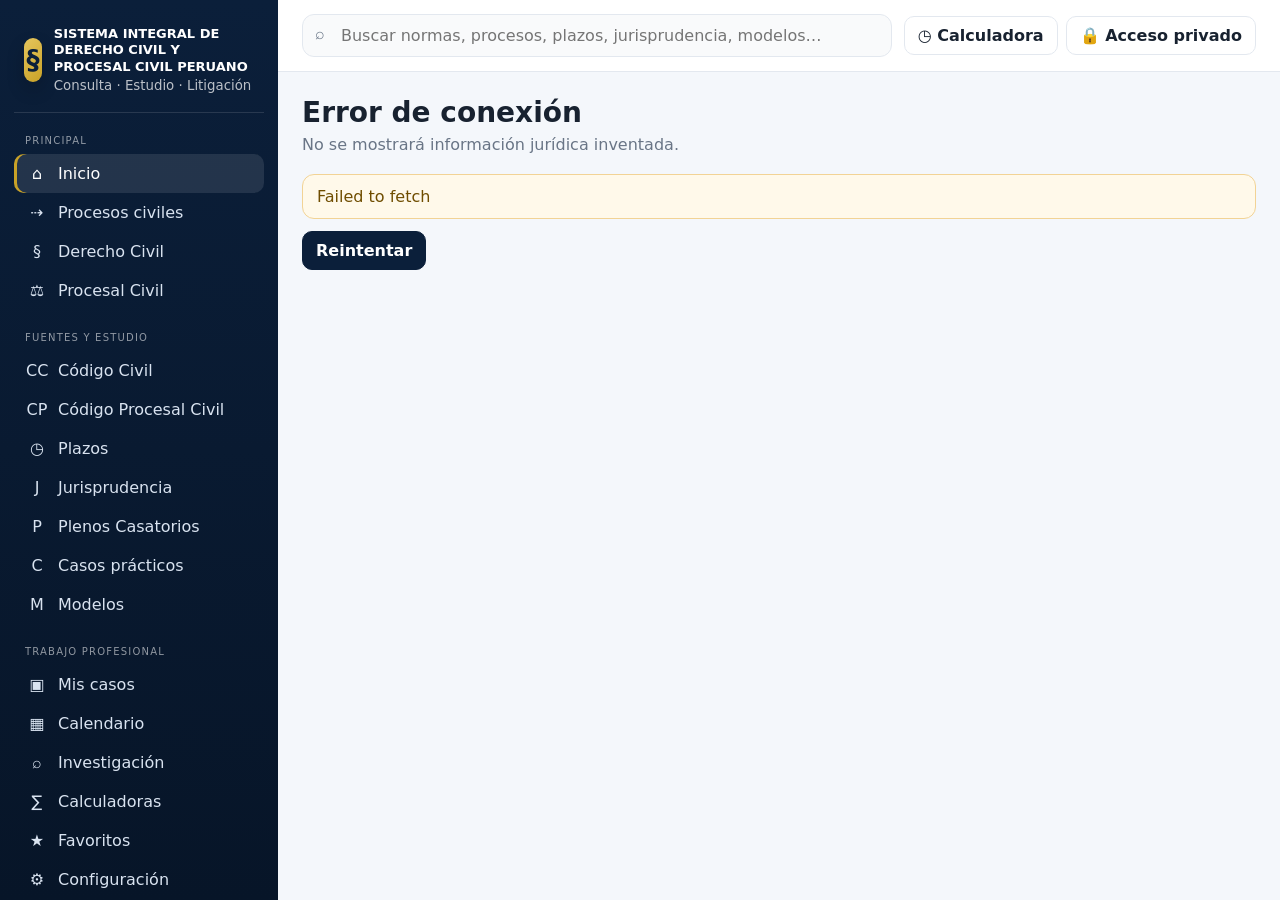
<file: civil-peru/index.html>
<!doctype html>
<html lang="es">
<head>
  <meta charset="utf-8">
  <meta name="viewport" content="width=device-width,initial-scale=1">
  <meta name="theme-color" content="#0b1f3a">
  <title>Sistema Integral de Derecho Civil y Procesal Civil Peruano</title>
  <style>
    html,body{height:100%;margin:0;font-family:Inter,system-ui,-apple-system,Segoe UI,sans-serif;background:#f5f7fb;color:#132238}
    .boot{height:100%;display:grid;place-items:center;padding:24px}.box{width:min(560px,100%);background:#fff;border:1px solid #dce4ef;border-radius:18px;padding:28px;box-shadow:0 18px 50px rgba(11,31,58,.08)}
    .bar{height:7px;background:#e8edf5;border-radius:999px;overflow:hidden}.bar:after{content:"";display:block;width:40%;height:100%;background:#0b1f3a;border-radius:inherit;animation:load 1.1s ease-in-out infinite alternate}.muted{color:#66758b}.error{color:#9b2c2c}
    @keyframes load{to{transform:translateX(150%)}}
  </style>
</head>
<body>
  <div class="boot"><div class="box"><h1>Sistema Integral de Derecho Civil y Procesal Civil Peruano</h1><p id="status" class="muted">Cargando plataforma jurídica verificada…</p><div class="bar"></div></div></div>
  <script>
  (async()=>{
    const status=document.getElementById('status');
    try{
      if(!('DecompressionStream' in window)) throw new Error('Este navegador no admite la descompresión requerida. Utiliza una versión moderna de Chrome, Edge, Firefox o Safari.');
      const files=['p00.txt','p01.txt','p02.txt','p03.txt','p04.txt','p05.txt'];
      const parts=await Promise.all(files.map(async f=>{const r=await fetch(f,{cache:'no-store'});if(!r.ok)throw new Error('No se pudo cargar '+f);return (await r.text()).trim()}));
      const b64=parts.join('');
      const bin=atob(b64); const bytes=new Uint8Array(bin.length); for(let i=0;i<bin.length;i++)bytes[i]=bin.charCodeAt(i);
      const stream=new Blob([bytes]).stream().pipeThrough(new DecompressionStream('gzip'));
      const html=await new Response(stream).text();
      if(!html.includes('SISTEMA INTEGRAL')&&!html.includes('Sistema Integral')) throw new Error('La integridad del paquete no pudo comprobarse.');
      document.open(); document.write(html); document.close();
    }catch(e){status.className='error';status.textContent='No se pudo iniciar la plataforma: '+e.message;document.querySelector('.bar').style.display='none';console.error(e)}
  })();
  </script>
</body>
</html>
</file>
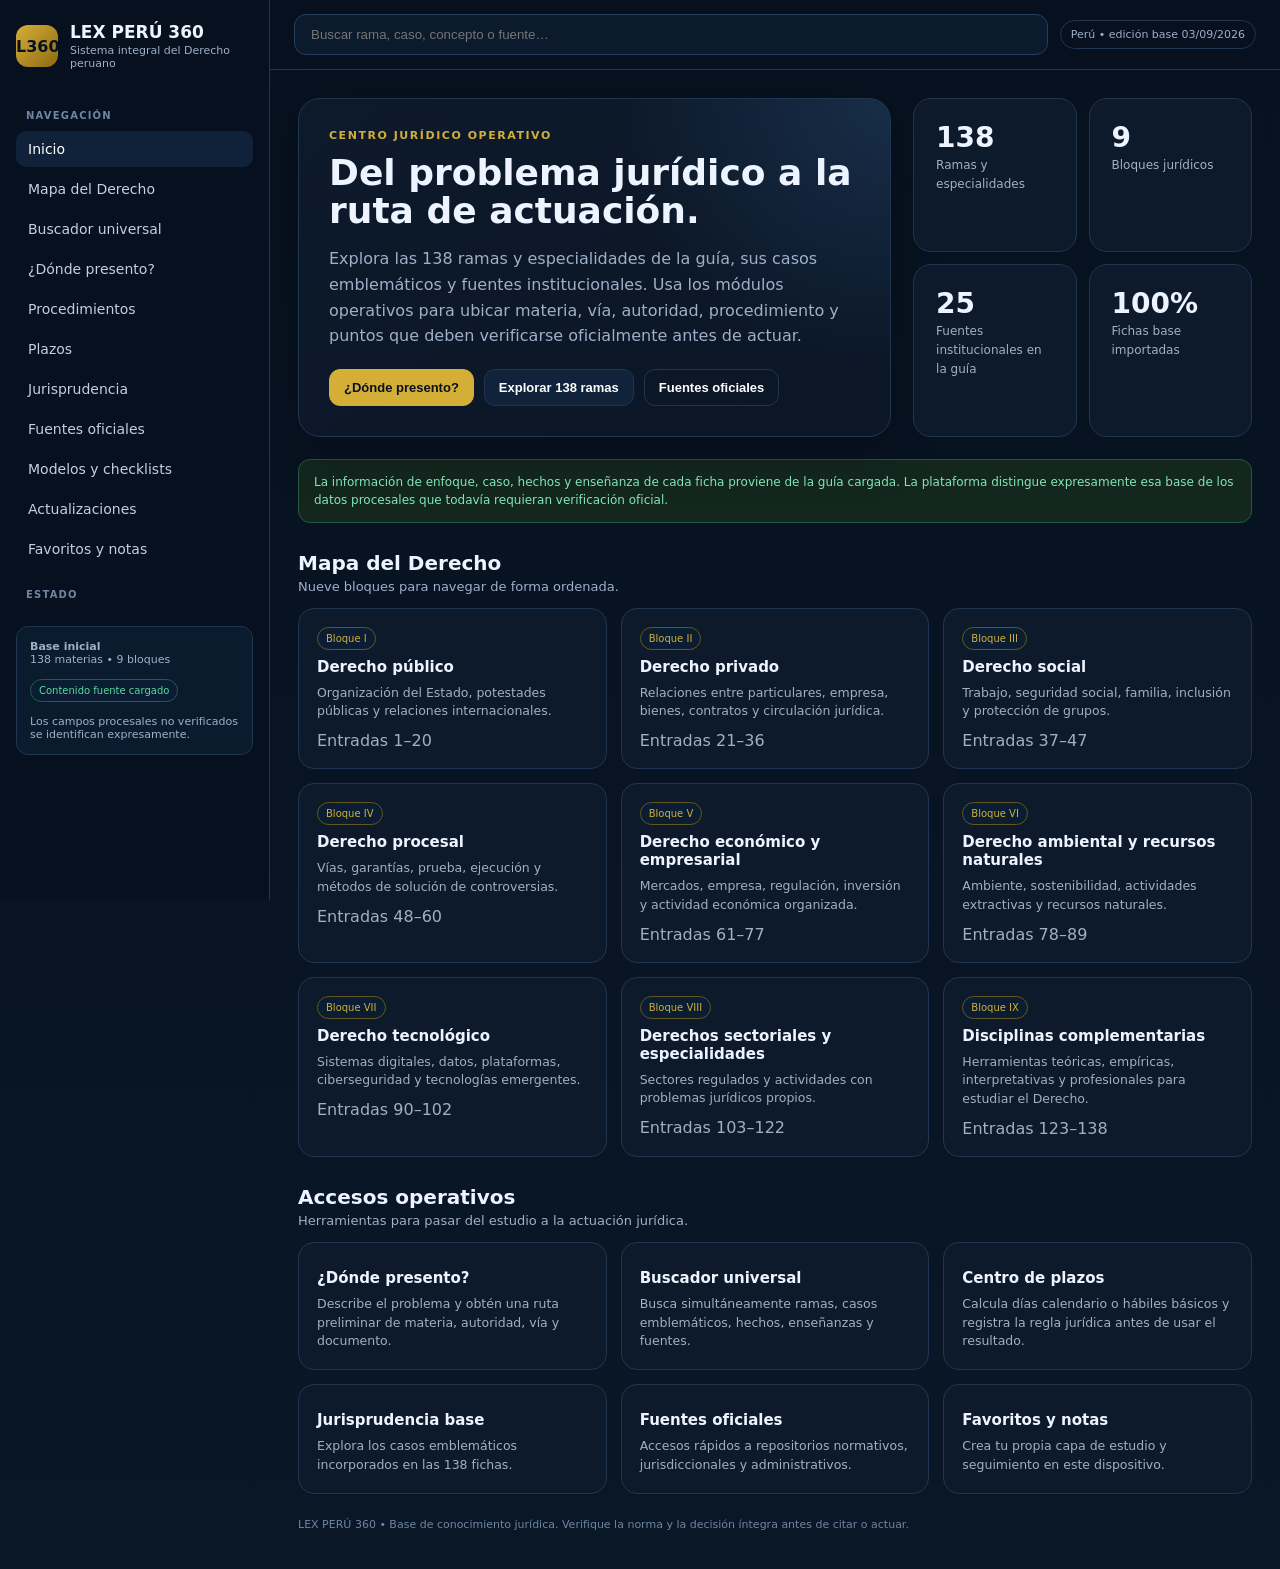
<file: lex-peru-360/index.html>
<!doctype html><html lang="es"><head><meta charset="UTF-8"><meta name="viewport" content="width=device-width,initial-scale=1"><meta name="theme-color" content="#07111f"><meta name="description" content="LEX PERÚ 360 — Sistema Integral del Derecho Peruano"><title>LEX PERÚ 360 | Sistema Integral del Derecho Peruano</title><link rel="stylesheet" href="styles.css?v=20260904-3"></head><body><div id="app"><div style="padding:40px;color:#edf4ff;font-family:system-ui">Cargando LEX PERÚ 360…</div></div><script>window.__LEX_BOOT_OK=false;window.addEventListener('error',function(e){console.error('LEX startup error',e.error||e.message)});window.addEventListener('unhandledrejection',function(e){console.error('LEX promise rejection',e.reason)});setTimeout(function(){var el=document.getElementById('app');if(!window.__LEX_BOOT_OK&&el&&el.innerText.indexOf('Cargando LEX PERÚ 360')>=0){el.innerHTML='<div style="padding:40px;color:#fff;font-family:system-ui"><h2>LEX PERÚ 360 no pudo iniciar</h2><p>La aplicación no terminó de cargar correctamente.</p><button onclick="location.reload()" style="padding:10px 14px;border-radius:8px;border:0;cursor:pointer">Reintentar</button></div>'}},8000);</script><script src="data.js?v=20260904-3"></script><script>if(!window.LEX_DATA||!Array.isArray(window.LEX_DATA.branches)||window.LEX_DATA.branches.length!==138){document.getElementById('app').innerHTML='<div style="padding:40px;color:#fff;font-family:system-ui"><h2>No se pudo cargar la base jurídica</h2><p>Se esperaban 138 fichas jurídicas.</p></div>';throw new Error('LEX_DATA inválido')}</script><script src="app.js?v=20260904-3"></script><script>if(document.querySelector('.app')){window.__LEX_BOOT_OK=true;console.info('LEX PERÚ 360 iniciado correctamente. Fichas:',window.LEX_DATA.branches.length)}</script></body></html>
</file>
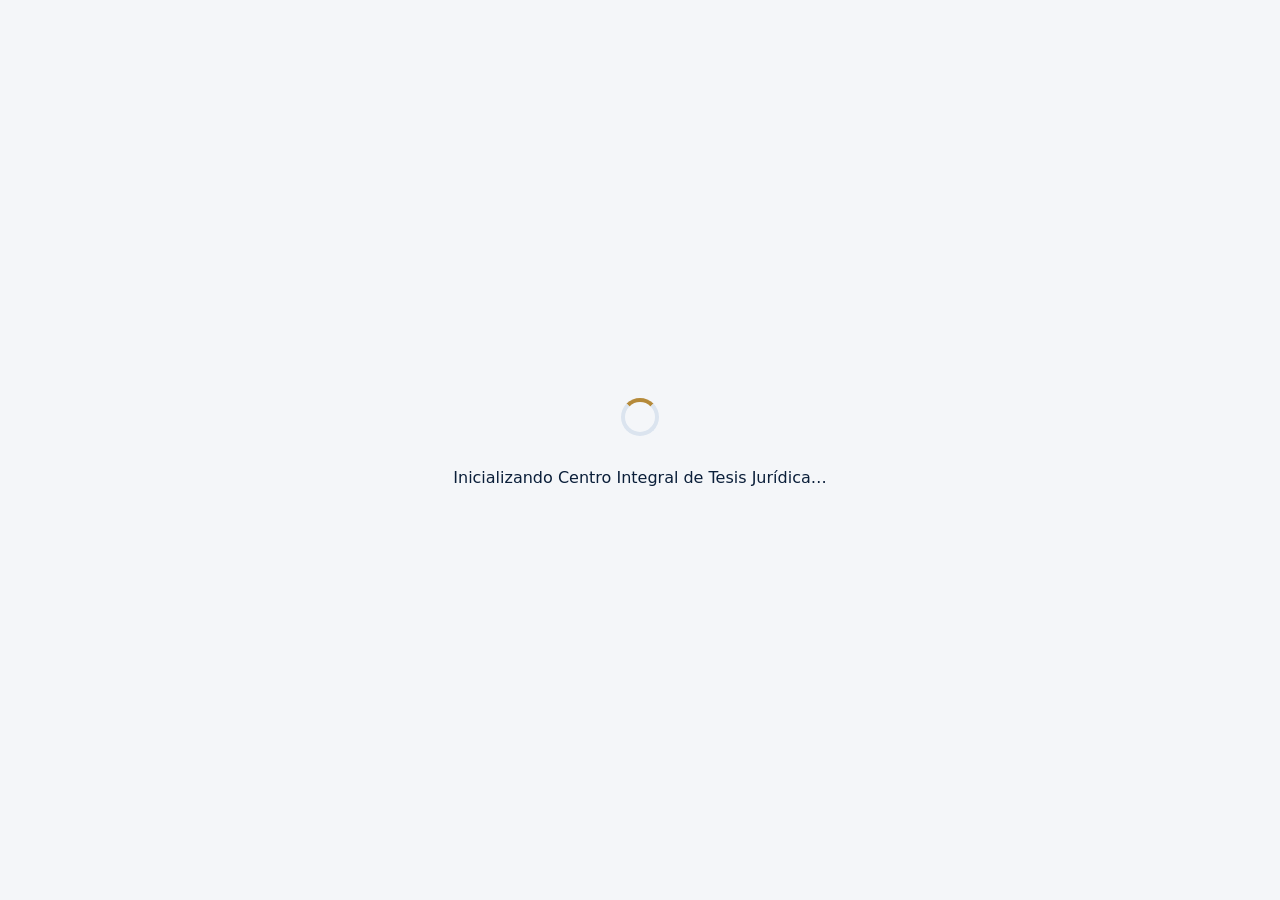
<file: tesis-juridica-untrm/index.html>
<!doctype html>
<html lang="es">
<head>
  <meta charset="utf-8" />
  <meta name="viewport" content="width=device-width, initial-scale=1, viewport-fit=cover" />
  <meta name="theme-color" content="#0b1f3a" />
  <meta name="description" content="Centro Integral de Tesis Jurídica – UNTRM" />
  <title>Tesis Jurídica UNTRM</title>
  <link rel="stylesheet" href="./styles.css" />
  <link rel="manifest" href="./manifest.webmanifest" />
</head>
<body>
  <div id="app"><div class="boot"><div class="spinner"></div><p>Inicializando Centro Integral de Tesis Jurídica…</p></div></div>
  <script type="module" src="./app.js"></script>
  <script>
    if ('serviceWorker' in navigator) {
      window.addEventListener('load', () => {
        navigator.serviceWorker.register('./sw.js').catch(err => console.warn('Service Worker no registrado:', err));
      });
    }
  </script>
</body>
</html>
</file>
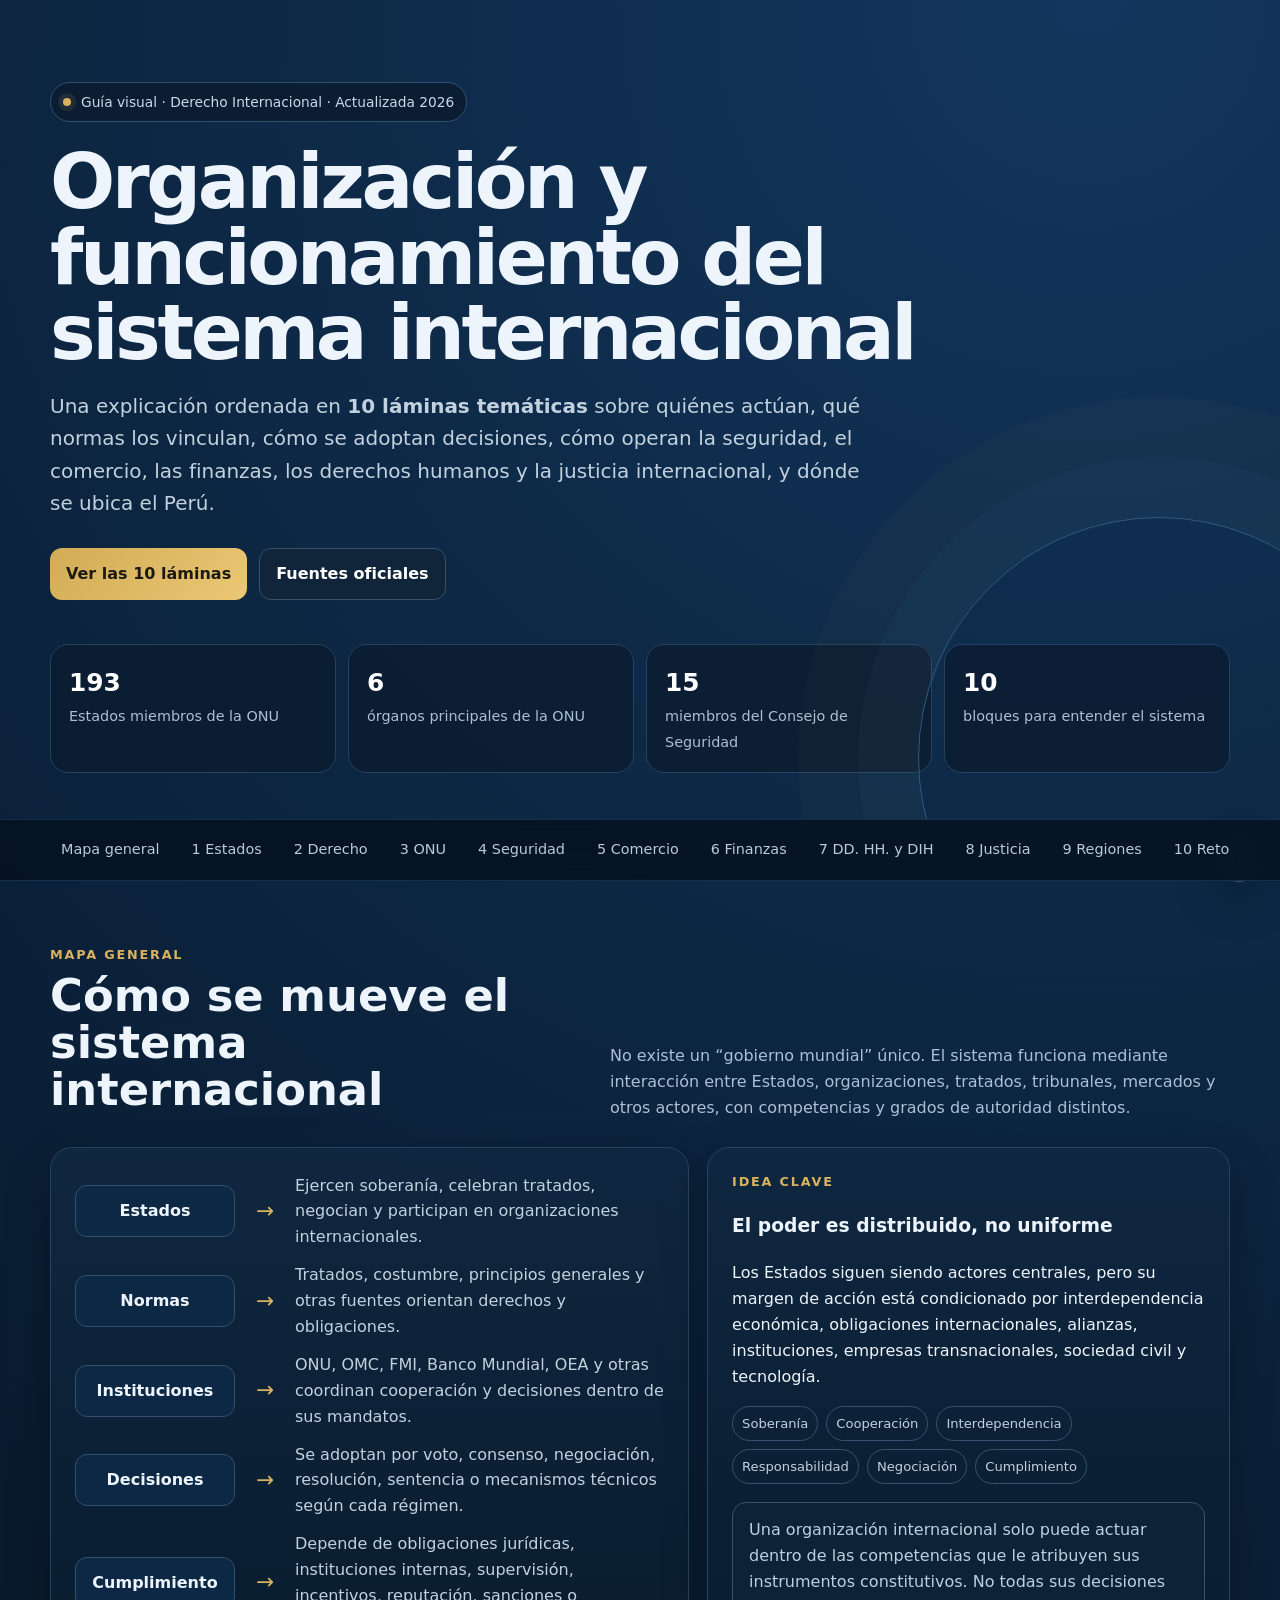
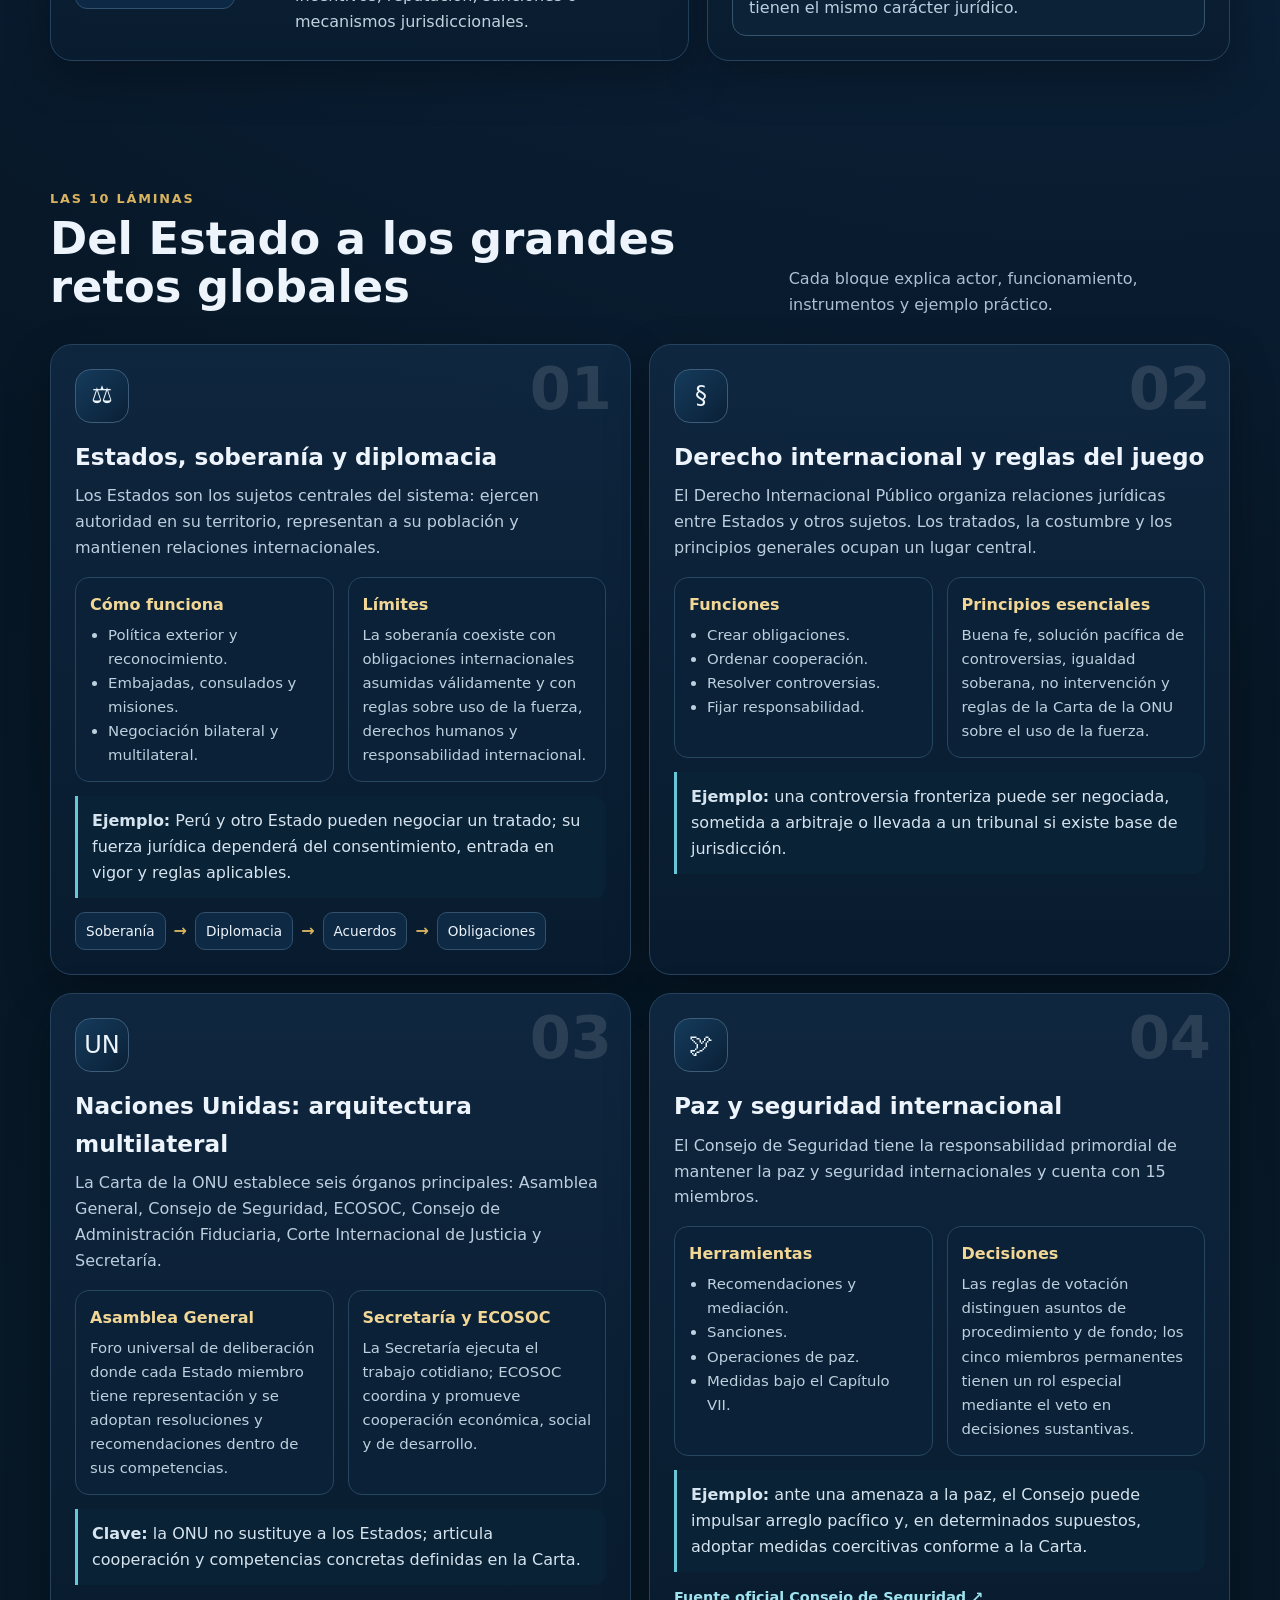
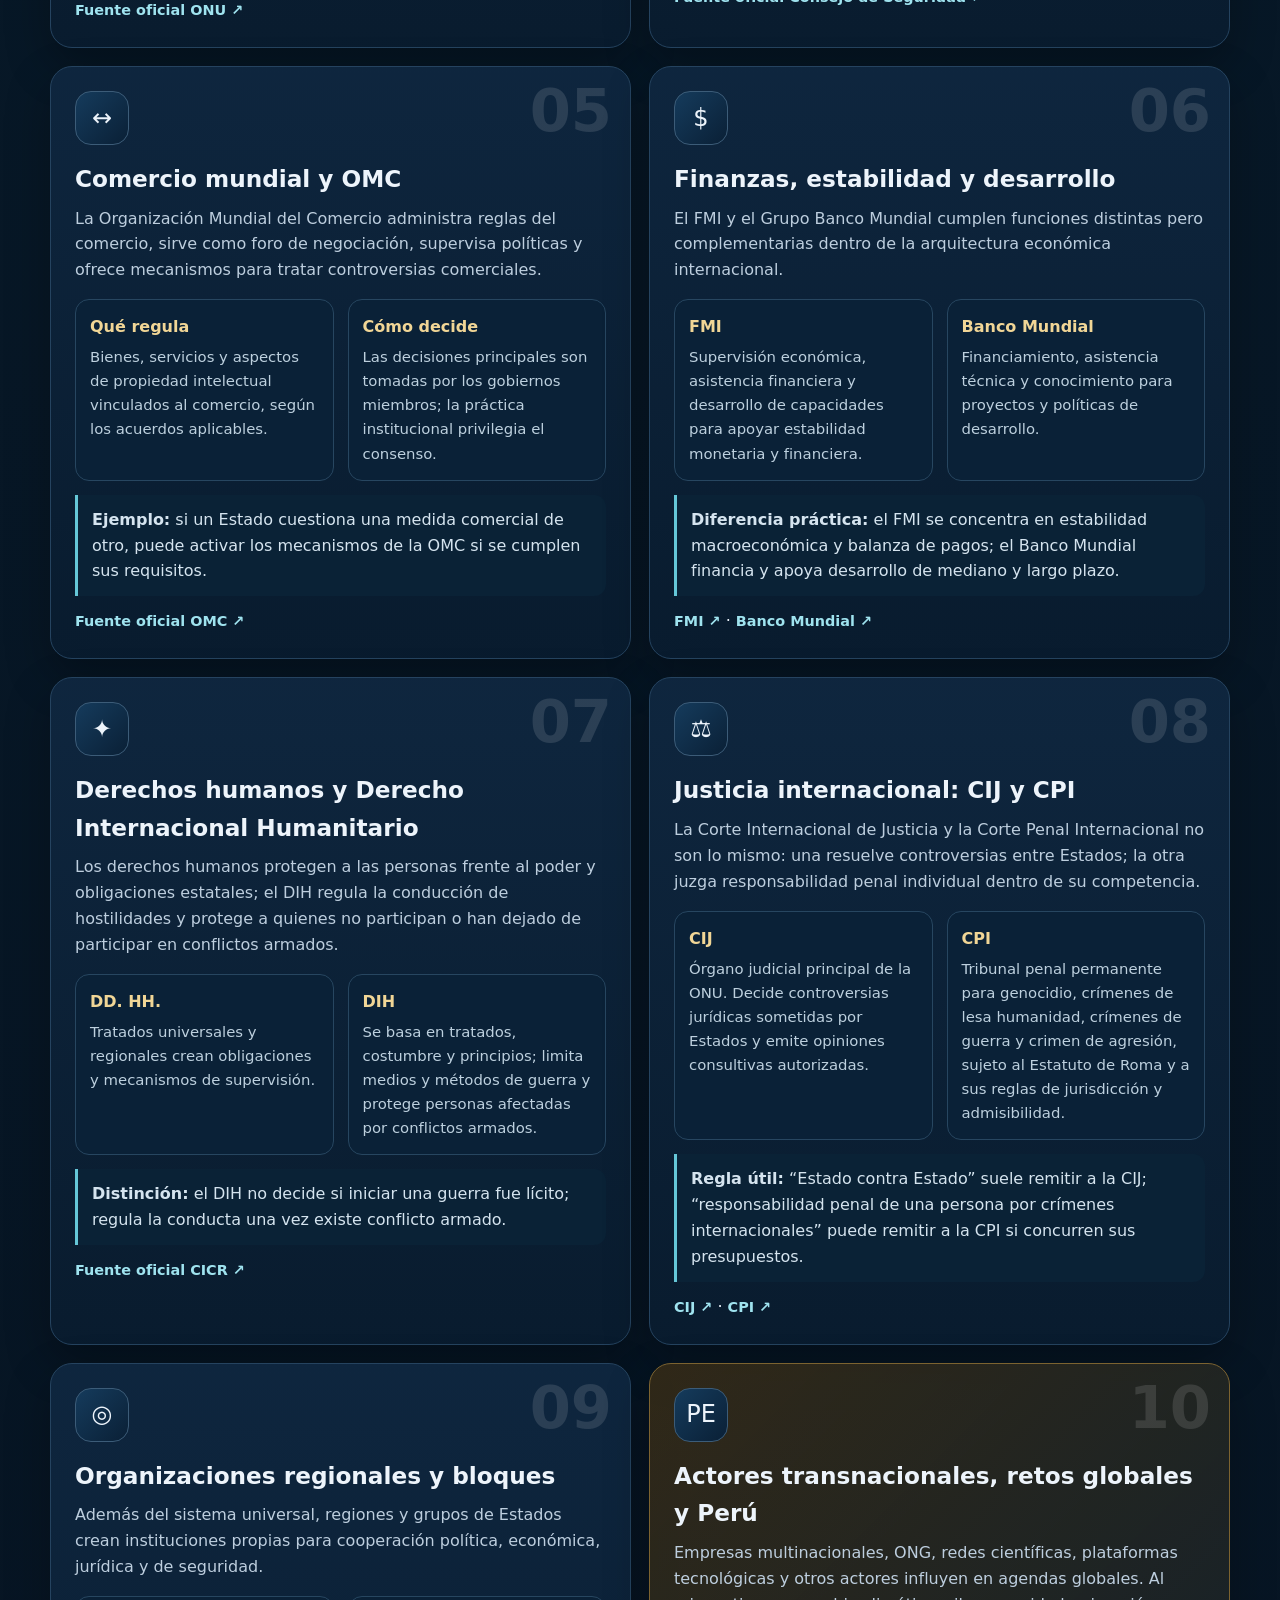
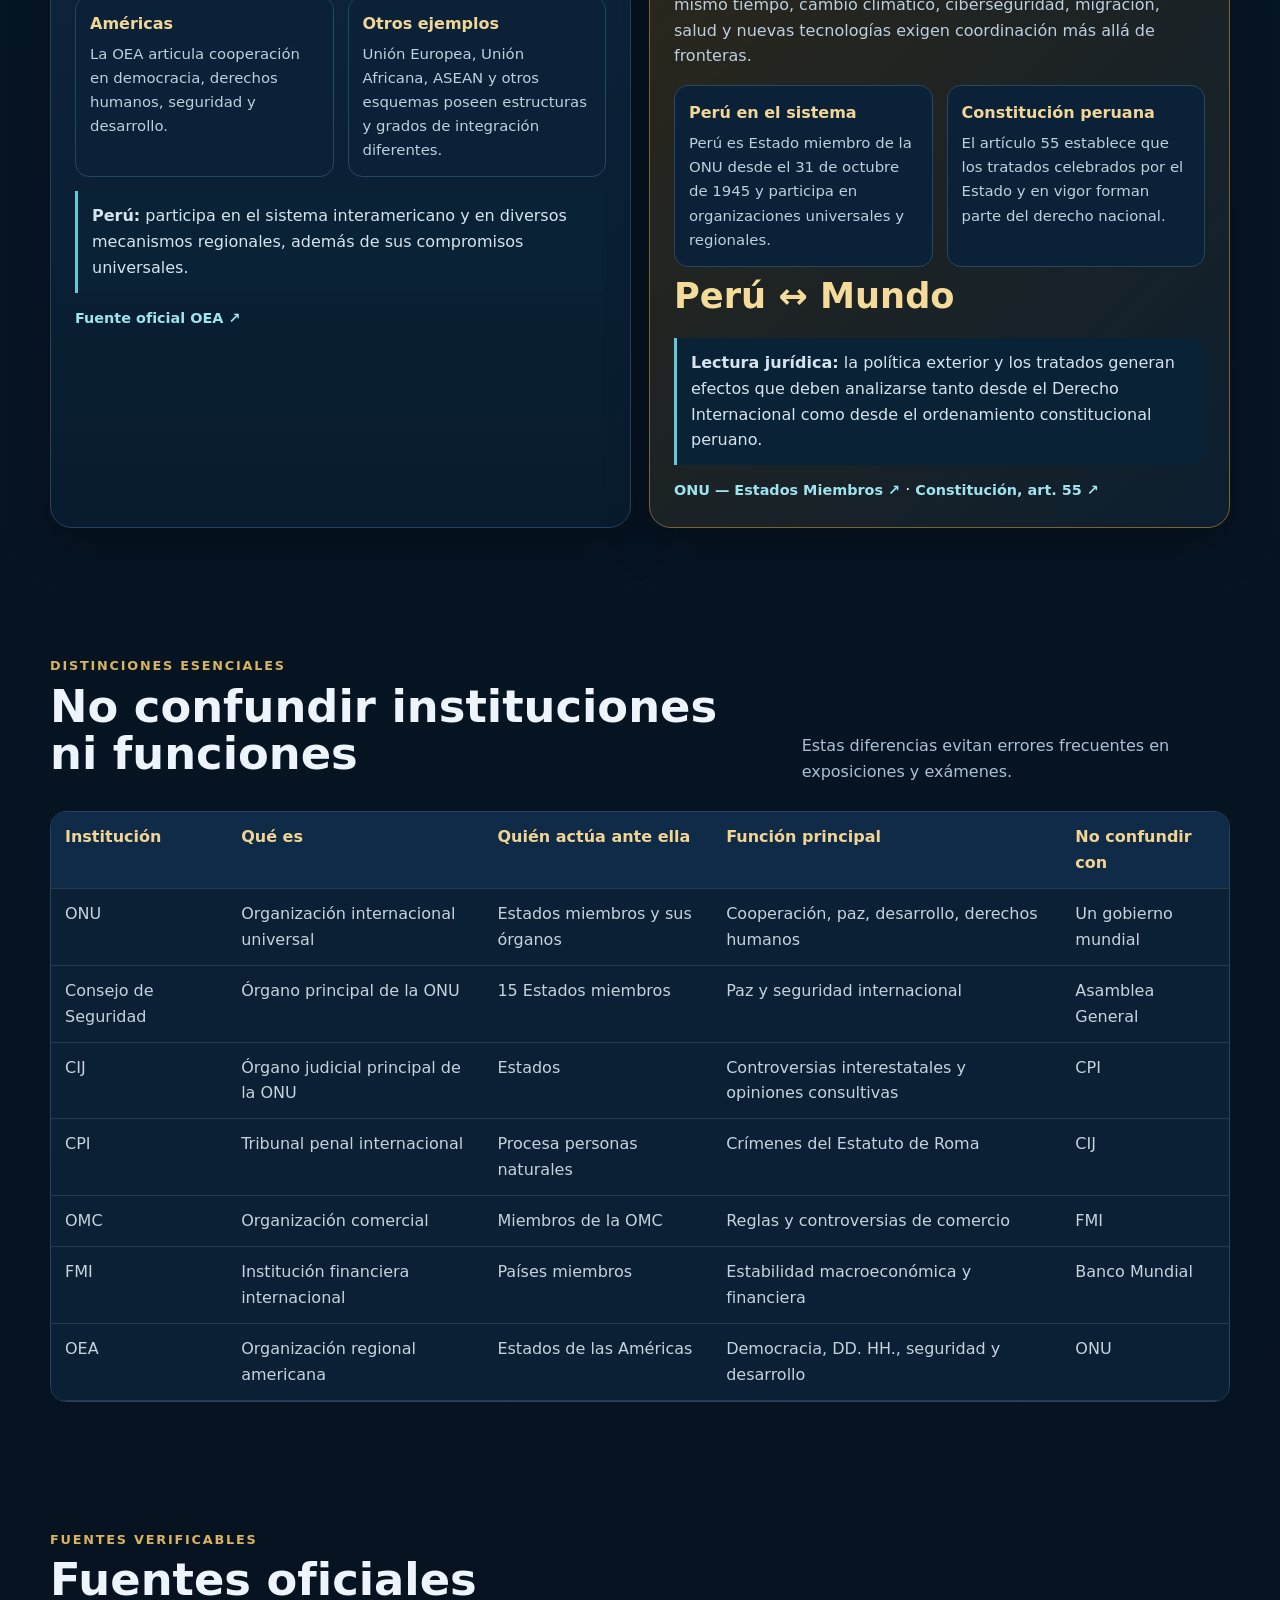
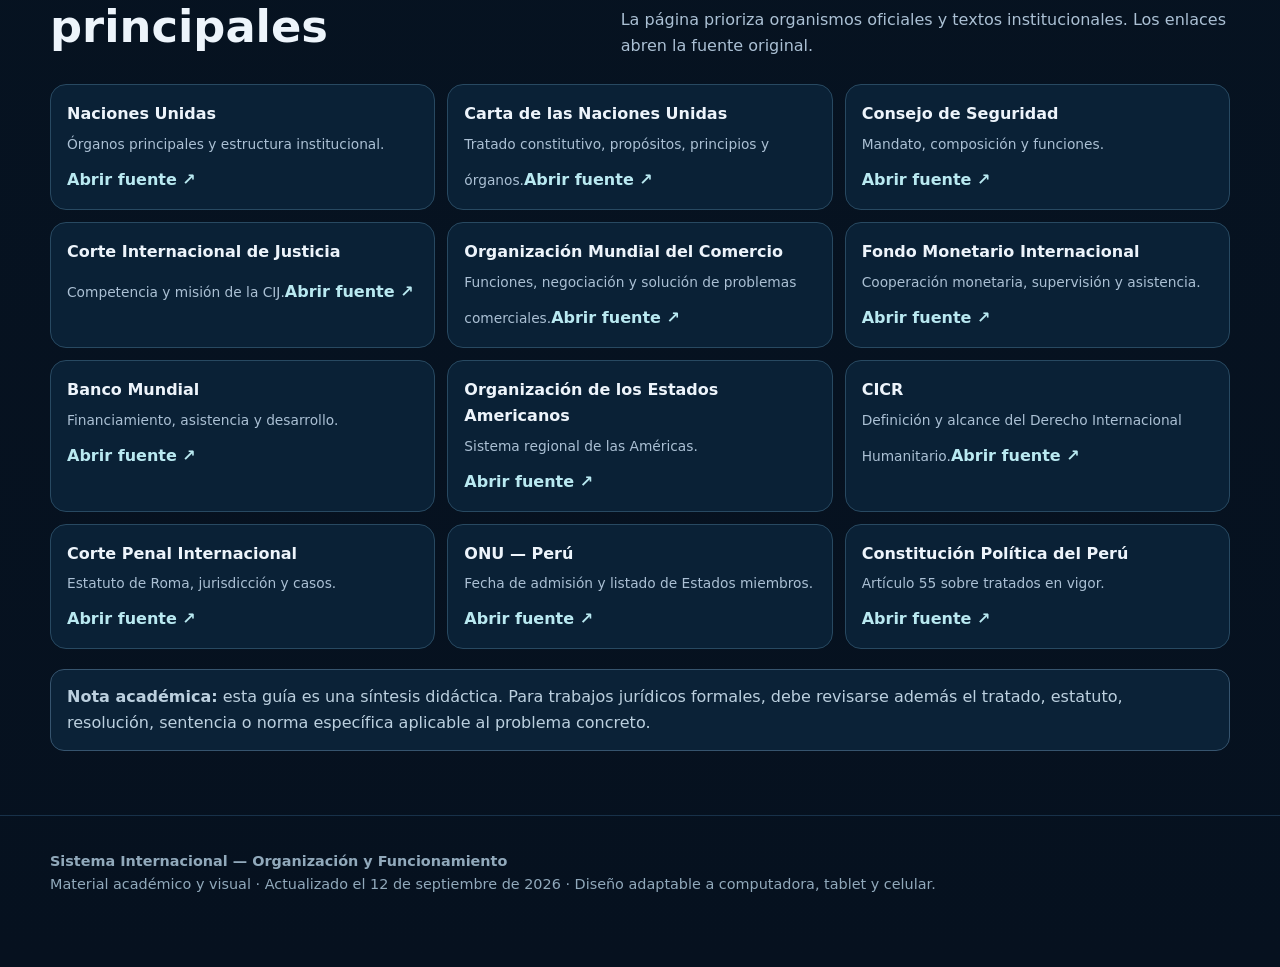
<file: sistema-internacional.html>
<!doctype html>
<html lang="es">
<head>
<meta charset="utf-8" />
<meta name="viewport" content="width=device-width,initial-scale=1" />
<meta name="description" content="Guía visual y académica sobre la organización y funcionamiento del sistema internacional: Estados, ONU, seguridad, comercio, finanzas, derechos humanos, justicia internacional, organizaciones regionales y participación del Perú." />
<meta name="robots" content="index,follow" />
<meta name="theme-color" content="#071426" />
<title>Sistema Internacional — Organización y Funcionamiento</title>
<style>
:root{--bg:#06111f;--panel:#0b1d32;--panel2:#102945;--line:#264767;--text:#edf4fb;--muted:#abc0d4;--gold:#d9b35f;--cyan:#65c7d8;--green:#69c58f;--danger:#e48c87;--max:1180px;--r:22px;--shadow:0 18px 45px rgba(0,0,0,.28)}
*{box-sizing:border-box}html{scroll-behavior:smooth}body{margin:0;font-family:Inter,ui-sans-serif,system-ui,-apple-system,Segoe UI,Roboto,Arial,sans-serif;background:radial-gradient(circle at 85% 0%,#12365d 0,transparent 31%),linear-gradient(180deg,#06111f,#071827 40%,#06111f);color:var(--text);line-height:1.62}a{color:#b9e9f1;text-decoration:none}a:hover{text-decoration:underline}button{font:inherit}.wrap{width:min(var(--max),calc(100% - 32px));margin:auto}.hero{padding:82px 0 46px;position:relative;overflow:hidden}.hero:before{content:"";position:absolute;inset:auto -120px -180px auto;width:480px;height:480px;border:1px solid #315b83;border-radius:50%;box-shadow:0 0 0 60px rgba(101,199,216,.03),0 0 0 120px rgba(217,179,95,.025)}.eyebrow{display:inline-flex;gap:10px;align-items:center;padding:8px 12px;border:1px solid #31516d;border-radius:999px;background:#0b1d32;color:#c8d9e7;font-size:.86rem}.dot{width:8px;height:8px;border-radius:50%;background:var(--gold);box-shadow:0 0 0 5px rgba(217,179,95,.1)}h1{font-size:clamp(2.25rem,6vw,5.3rem);line-height:.98;letter-spacing:-.045em;margin:22px 0 20px;max-width:930px}.lead{font-size:clamp(1rem,2vw,1.25rem);max-width:820px;color:#c2d1de}.hero-actions{display:flex;flex-wrap:wrap;gap:12px;margin-top:28px}.btn{display:inline-flex;align-items:center;gap:9px;padding:12px 16px;border-radius:12px;border:1px solid #35516b;background:#10243a;color:#fff;font-weight:700}.btn.primary{background:linear-gradient(135deg,#d2ab55,#ebc875);color:#1c1a13;border:0}.stats{display:grid;grid-template-columns:repeat(4,1fr);gap:12px;margin-top:44px}.stat{background:rgba(11,29,50,.86);border:1px solid #25425e;border-radius:18px;padding:18px}.stat strong{display:block;font-size:1.55rem;color:#fff}.stat span{color:var(--muted);font-size:.9rem}.nav{position:sticky;top:0;z-index:20;backdrop-filter:blur(14px);background:rgba(6,17,31,.82);border-top:1px solid #15314a;border-bottom:1px solid #15314a}.navin{display:flex;gap:10px;overflow:auto;padding:10px 0;scrollbar-width:none}.nav a{white-space:nowrap;padding:8px 11px;border-radius:10px;color:#b8cbda;font-size:.9rem}.nav a:hover{background:#102a43;color:#fff;text-decoration:none}.section{padding:64px 0}.section-head{display:flex;justify-content:space-between;gap:24px;align-items:end;margin-bottom:26px}.kicker{color:var(--gold);font-size:.8rem;letter-spacing:.14em;text-transform:uppercase;font-weight:800}.section h2{margin:6px 0 8px;font-size:clamp(1.65rem,3.5vw,2.8rem);line-height:1.05}.section-head p{max-width:620px;color:var(--muted);margin:0}.overview{display:grid;grid-template-columns:1.1fr .9fr;gap:18px}.panel{background:linear-gradient(180deg,rgba(15,39,64,.94),rgba(9,28,47,.94));border:1px solid #25435f;border-radius:var(--r);padding:24px;box-shadow:var(--shadow)}.flow{display:grid;gap:10px}.flowrow{display:grid;grid-template-columns:160px 40px 1fr;gap:10px;align-items:center}.flowrow .tag{padding:12px;border-radius:12px;background:#0d2844;border:1px solid #31516e;font-weight:800;text-align:center}.arrow{font-size:1.35rem;text-align:center;color:var(--gold)}.flowrow p{margin:0;color:#c2d1de}.legend{display:flex;flex-wrap:wrap;gap:8px;margin-top:14px}.pill{font-size:.82rem;border:1px solid #34536e;padding:6px 9px;border-radius:999px;color:#c2d1de}.cards{display:grid;grid-template-columns:repeat(2,1fr);gap:18px}.card{position:relative;overflow:hidden}.num{position:absolute;right:18px;top:14px;font-weight:900;color:rgba(255,255,255,.12);font-size:3.7rem;line-height:1}.icon{width:54px;height:54px;display:grid;place-items:center;border:1px solid #3c5c78;border-radius:16px;background:linear-gradient(135deg,#153b5c,#0a2036);font-size:1.5rem;margin-bottom:15px}.card h3{font-size:1.45rem;margin:0 0 8px}.card .desc{color:#bdcede;margin:0 0 16px}.grid2{display:grid;grid-template-columns:1fr 1fr;gap:14px;margin-top:15px}.mini{border:1px solid #274660;border-radius:14px;padding:14px;background:#0a2137}.mini b{display:block;color:#f1d696;margin-bottom:5px}.mini p,.mini ul{margin:0;color:#bdd0de;font-size:.93rem}.mini ul{padding-left:18px}.example{margin-top:14px;border-left:3px solid var(--cyan);padding:12px 14px;background:#0a2236;border-radius:0 12px 12px 0;color:#d5e4ef}.chain{display:flex;flex-wrap:wrap;gap:8px;align-items:center;margin-top:14px}.chip{padding:7px 10px;background:#0d2943;border:1px solid #31516d;border-radius:10px;font-size:.85rem}.chev{color:var(--gold);font-weight:900}.source-link{display:inline-flex;margin-top:14px;font-weight:700;font-size:.9rem;color:#9fe3ef}.compare{display:grid;grid-template-columns:1fr 1fr;gap:18px}.compare h3{margin-top:0}.table-wrap{overflow:auto;border:1px solid #27445e;border-radius:16px}table{width:100%;border-collapse:collapse;min-width:740px;background:#0b2035}th,td{padding:12px 14px;border-bottom:1px solid #213b53;text-align:left;vertical-align:top}th{background:#102b47;color:#f0d493}td{color:#c4d3de}.sources{display:grid;grid-template-columns:repeat(3,1fr);gap:12px}.source{padding:16px;border-radius:16px;border:1px solid #284961;background:#0a2136}.source b{display:block;margin-bottom:4px}.source span{font-size:.86rem;color:var(--muted)}.source a{display:inline-block;margin-top:10px;font-weight:800}.peru{border:1px solid #7c6330;background:linear-gradient(135deg,rgba(64,48,20,.72),rgba(12,31,48,.95))}.peru .big{font-size:2.2rem;font-weight:900;color:#f5db9a}.footer{padding:34px 0 70px;border-top:1px solid #183149;color:#91a9bb;font-size:.9rem}.note{padding:14px 16px;border:1px solid #36546e;border-radius:14px;background:#0b2237;color:#bcd0df}.top{position:fixed;right:18px;bottom:18px;width:46px;height:46px;border:1px solid #34536b;border-radius:50%;background:#102a43;color:white;display:grid;place-items:center;cursor:pointer;box-shadow:var(--shadow)}
@media(max-width:900px){.stats{grid-template-columns:repeat(2,1fr)}.overview,.cards,.compare,.sources{grid-template-columns:1fr}.flowrow{grid-template-columns:125px 28px 1fr}.grid2{grid-template-columns:1fr}.section{padding:50px 0}}
@media(max-width:520px){.hero{padding-top:58px}.stats{grid-template-columns:1fr 1fr}.stat{padding:14px}.panel{padding:18px}.flowrow{grid-template-columns:1fr}.arrow{transform:rotate(90deg)}.section-head{display:block}.section-head p{margin-top:10px}}
@media print{.nav,.top,.hero-actions{display:none}body{background:#fff;color:#111}.panel,.source,.mini,.example{box-shadow:none;background:#fff;color:#111;border-color:#bbb}.desc,.mini p,.mini ul,.section-head p,.source span,.note{color:#333}.section{page-break-inside:avoid}}
</style>
</head>
<body>
<header class="hero" id="inicio"><div class="wrap">
  <span class="eyebrow"><span class="dot"></span> Guía visual · Derecho Internacional · Actualizada 2026</span>
  <h1>Organización y funcionamiento del sistema internacional</h1>
  <p class="lead">Una explicación ordenada en <strong>10 láminas temáticas</strong> sobre quiénes actúan, qué normas los vinculan, cómo se adoptan decisiones, cómo operan la seguridad, el comercio, las finanzas, los derechos humanos y la justicia internacional, y dónde se ubica el Perú.</p>
  <div class="hero-actions"><a class="btn primary" href="#laminas">Ver las 10 láminas</a><a class="btn" href="#fuentes">Fuentes oficiales</a></div>
  <div class="stats"><div class="stat"><strong>193</strong><span>Estados miembros de la ONU</span></div><div class="stat"><strong>6</strong><span>órganos principales de la ONU</span></div><div class="stat"><strong>15</strong><span>miembros del Consejo de Seguridad</span></div><div class="stat"><strong>10</strong><span>bloques para entender el sistema</span></div></div>
</div></header>
<nav class="nav"><div class="wrap navin"><a href="#mapa">Mapa general</a><a href="#l1">1 Estados</a><a href="#l2">2 Derecho</a><a href="#l3">3 ONU</a><a href="#l4">4 Seguridad</a><a href="#l5">5 Comercio</a><a href="#l6">6 Finanzas</a><a href="#l7">7 DD. HH. y DIH</a><a href="#l8">8 Justicia</a><a href="#l9">9 Regiones</a><a href="#l10">10 Retos y Perú</a><a href="#fuentes">Fuentes</a></div></nav>
<main>
<section class="section" id="mapa"><div class="wrap"><div class="section-head"><div><div class="kicker">Mapa general</div><h2>Cómo se mueve el sistema internacional</h2></div><p>No existe un “gobierno mundial” único. El sistema funciona mediante interacción entre Estados, organizaciones, tratados, tribunales, mercados y otros actores, con competencias y grados de autoridad distintos.</p></div>
<div class="overview"><div class="panel flow"><div class="flowrow"><div class="tag">Estados</div><div class="arrow">→</div><p>Ejercen soberanía, celebran tratados, negocian y participan en organizaciones internacionales.</p></div><div class="flowrow"><div class="tag">Normas</div><div class="arrow">→</div><p>Tratados, costumbre, principios generales y otras fuentes orientan derechos y obligaciones.</p></div><div class="flowrow"><div class="tag">Instituciones</div><div class="arrow">→</div><p>ONU, OMC, FMI, Banco Mundial, OEA y otras coordinan cooperación y decisiones dentro de sus mandatos.</p></div><div class="flowrow"><div class="tag">Decisiones</div><div class="arrow">→</div><p>Se adoptan por voto, consenso, negociación, resolución, sentencia o mecanismos técnicos según cada régimen.</p></div><div class="flowrow"><div class="tag">Cumplimiento</div><div class="arrow">→</div><p>Depende de obligaciones jurídicas, instituciones internas, supervisión, incentivos, reputación, sanciones o mecanismos jurisdiccionales.</p></div></div>
<div class="panel"><div class="kicker">Idea clave</div><h3>El poder es distribuido, no uniforme</h3><p>Los Estados siguen siendo actores centrales, pero su margen de acción está condicionado por interdependencia económica, obligaciones internacionales, alianzas, instituciones, empresas transnacionales, sociedad civil y tecnología.</p><div class="legend"><span class="pill">Soberanía</span><span class="pill">Cooperación</span><span class="pill">Interdependencia</span><span class="pill">Responsabilidad</span><span class="pill">Negociación</span><span class="pill">Cumplimiento</span></div><div class="note" style="margin-top:18px">Una organización internacional solo puede actuar dentro de las competencias que le atribuyen sus instrumentos constitutivos. No todas sus decisiones tienen el mismo carácter jurídico.</div></div></div>
</div></section>
<section class="section" id="laminas"><div class="wrap"><div class="section-head"><div><div class="kicker">Las 10 láminas</div><h2>Del Estado a los grandes retos globales</h2></div><p>Cada bloque explica actor, funcionamiento, instrumentos y ejemplo práctico.</p></div><div class="cards">
<article class="panel card" id="l1"><span class="num">01</span><div class="icon">⚖</div><h3>Estados, soberanía y diplomacia</h3><p class="desc">Los Estados son los sujetos centrales del sistema: ejercen autoridad en su territorio, representan a su población y mantienen relaciones internacionales.</p><div class="grid2"><div class="mini"><b>Cómo funciona</b><ul><li>Política exterior y reconocimiento.</li><li>Embajadas, consulados y misiones.</li><li>Negociación bilateral y multilateral.</li></ul></div><div class="mini"><b>Límites</b><p>La soberanía coexiste con obligaciones internacionales asumidas válidamente y con reglas sobre uso de la fuerza, derechos humanos y responsabilidad internacional.</p></div></div><div class="example"><strong>Ejemplo:</strong> Perú y otro Estado pueden negociar un tratado; su fuerza jurídica dependerá del consentimiento, entrada en vigor y reglas aplicables.</div><div class="chain"><span class="chip">Soberanía</span><span class="chev">→</span><span class="chip">Diplomacia</span><span class="chev">→</span><span class="chip">Acuerdos</span><span class="chev">→</span><span class="chip">Obligaciones</span></div></article>
<article class="panel card" id="l2"><span class="num">02</span><div class="icon">§</div><h3>Derecho internacional y reglas del juego</h3><p class="desc">El Derecho Internacional Público organiza relaciones jurídicas entre Estados y otros sujetos. Los tratados, la costumbre y los principios generales ocupan un lugar central.</p><div class="grid2"><div class="mini"><b>Funciones</b><ul><li>Crear obligaciones.</li><li>Ordenar cooperación.</li><li>Resolver controversias.</li><li>Fijar responsabilidad.</li></ul></div><div class="mini"><b>Principios esenciales</b><p>Buena fe, solución pacífica de controversias, igualdad soberana, no intervención y reglas de la Carta de la ONU sobre el uso de la fuerza.</p></div></div><div class="example"><strong>Ejemplo:</strong> una controversia fronteriza puede ser negociada, sometida a arbitraje o llevada a un tribunal si existe base de jurisdicción.</div></article>
<article class="panel card" id="l3"><span class="num">03</span><div class="icon">UN</div><h3>Naciones Unidas: arquitectura multilateral</h3><p class="desc">La Carta de la ONU establece seis órganos principales: Asamblea General, Consejo de Seguridad, ECOSOC, Consejo de Administración Fiduciaria, Corte Internacional de Justicia y Secretaría.</p><div class="grid2"><div class="mini"><b>Asamblea General</b><p>Foro universal de deliberación donde cada Estado miembro tiene representación y se adoptan resoluciones y recomendaciones dentro de sus competencias.</p></div><div class="mini"><b>Secretaría y ECOSOC</b><p>La Secretaría ejecuta el trabajo cotidiano; ECOSOC coordina y promueve cooperación económica, social y de desarrollo.</p></div></div><div class="example"><strong>Clave:</strong> la ONU no sustituye a los Estados; articula cooperación y competencias concretas definidas en la Carta.</div><a class="source-link" href="https://www.un.org/en/about-us/main-bodies" target="_blank" rel="noopener">Fuente oficial ONU ↗</a></article>
<article class="panel card" id="l4"><span class="num">04</span><div class="icon">🕊</div><h3>Paz y seguridad internacional</h3><p class="desc">El Consejo de Seguridad tiene la responsabilidad primordial de mantener la paz y seguridad internacionales y cuenta con 15 miembros.</p><div class="grid2"><div class="mini"><b>Herramientas</b><ul><li>Recomendaciones y mediación.</li><li>Sanciones.</li><li>Operaciones de paz.</li><li>Medidas bajo el Capítulo VII.</li></ul></div><div class="mini"><b>Decisiones</b><p>Las reglas de votación distinguen asuntos de procedimiento y de fondo; los cinco miembros permanentes tienen un rol especial mediante el veto en decisiones sustantivas.</p></div></div><div class="example"><strong>Ejemplo:</strong> ante una amenaza a la paz, el Consejo puede impulsar arreglo pacífico y, en determinados supuestos, adoptar medidas coercitivas conforme a la Carta.</div><a class="source-link" href="https://main.un.org/securitycouncil/en/content/what-security-council" target="_blank" rel="noopener">Fuente oficial Consejo de Seguridad ↗</a></article>
<article class="panel card" id="l5"><span class="num">05</span><div class="icon">↔</div><h3>Comercio mundial y OMC</h3><p class="desc">La Organización Mundial del Comercio administra reglas del comercio, sirve como foro de negociación, supervisa políticas y ofrece mecanismos para tratar controversias comerciales.</p><div class="grid2"><div class="mini"><b>Qué regula</b><p>Bienes, servicios y aspectos de propiedad intelectual vinculados al comercio, según los acuerdos aplicables.</p></div><div class="mini"><b>Cómo decide</b><p>Las decisiones principales son tomadas por los gobiernos miembros; la práctica institucional privilegia el consenso.</p></div></div><div class="example"><strong>Ejemplo:</strong> si un Estado cuestiona una medida comercial de otro, puede activar los mecanismos de la OMC si se cumplen sus requisitos.</div><a class="source-link" href="https://www.wto.org/english/thewto_e/whatis_e/what_we_do_e.htm" target="_blank" rel="noopener">Fuente oficial OMC ↗</a></article>
<article class="panel card" id="l6"><span class="num">06</span><div class="icon">$</div><h3>Finanzas, estabilidad y desarrollo</h3><p class="desc">El FMI y el Grupo Banco Mundial cumplen funciones distintas pero complementarias dentro de la arquitectura económica internacional.</p><div class="grid2"><div class="mini"><b>FMI</b><p>Supervisión económica, asistencia financiera y desarrollo de capacidades para apoyar estabilidad monetaria y financiera.</p></div><div class="mini"><b>Banco Mundial</b><p>Financiamiento, asistencia técnica y conocimiento para proyectos y políticas de desarrollo.</p></div></div><div class="example"><strong>Diferencia práctica:</strong> el FMI se concentra en estabilidad macroeconómica y balanza de pagos; el Banco Mundial financia y apoya desarrollo de mediano y largo plazo.</div><a class="source-link" href="https://www.imf.org/es/about/factsheets/imf-at-a-glance" target="_blank" rel="noopener">FMI ↗</a> · <a class="source-link" href="https://www.worldbank.org/ext/en/what-we-do" target="_blank" rel="noopener">Banco Mundial ↗</a></article>
<article class="panel card" id="l7"><span class="num">07</span><div class="icon">✦</div><h3>Derechos humanos y Derecho Internacional Humanitario</h3><p class="desc">Los derechos humanos protegen a las personas frente al poder y obligaciones estatales; el DIH regula la conducción de hostilidades y protege a quienes no participan o han dejado de participar en conflictos armados.</p><div class="grid2"><div class="mini"><b>DD. HH.</b><p>Tratados universales y regionales crean obligaciones y mecanismos de supervisión.</p></div><div class="mini"><b>DIH</b><p>Se basa en tratados, costumbre y principios; limita medios y métodos de guerra y protege personas afectadas por conflictos armados.</p></div></div><div class="example"><strong>Distinción:</strong> el DIH no decide si iniciar una guerra fue lícito; regula la conducta una vez existe conflicto armado.</div><a class="source-link" href="https://www.icrc.org/en/document/what-international-humanitarian-law" target="_blank" rel="noopener">Fuente oficial CICR ↗</a></article>
<article class="panel card" id="l8"><span class="num">08</span><div class="icon">⚖</div><h3>Justicia internacional: CIJ y CPI</h3><p class="desc">La Corte Internacional de Justicia y la Corte Penal Internacional no son lo mismo: una resuelve controversias entre Estados; la otra juzga responsabilidad penal individual dentro de su competencia.</p><div class="grid2"><div class="mini"><b>CIJ</b><p>Órgano judicial principal de la ONU. Decide controversias jurídicas sometidas por Estados y emite opiniones consultivas autorizadas.</p></div><div class="mini"><b>CPI</b><p>Tribunal penal permanente para genocidio, crímenes de lesa humanidad, crímenes de guerra y crimen de agresión, sujeto al Estatuto de Roma y a sus reglas de jurisdicción y admisibilidad.</p></div></div><div class="example"><strong>Regla útil:</strong> “Estado contra Estado” suele remitir a la CIJ; “responsabilidad penal de una persona por crímenes internacionales” puede remitir a la CPI si concurren sus presupuestos.</div><a class="source-link" href="https://www.icj-cij.org/es" target="_blank" rel="noopener">CIJ ↗</a> · <a class="source-link" href="https://www.icc-cpi.int/" target="_blank" rel="noopener">CPI ↗</a></article>
<article class="panel card" id="l9"><span class="num">09</span><div class="icon">◎</div><h3>Organizaciones regionales y bloques</h3><p class="desc">Además del sistema universal, regiones y grupos de Estados crean instituciones propias para cooperación política, económica, jurídica y de seguridad.</p><div class="grid2"><div class="mini"><b>Américas</b><p>La OEA articula cooperación en democracia, derechos humanos, seguridad y desarrollo.</p></div><div class="mini"><b>Otros ejemplos</b><p>Unión Europea, Unión Africana, ASEAN y otros esquemas poseen estructuras y grados de integración diferentes.</p></div></div><div class="example"><strong>Perú:</strong> participa en el sistema interamericano y en diversos mecanismos regionales, además de sus compromisos universales.</div><a class="source-link" href="https://www.oas.org/es/acerca/quienes_somos.asp" target="_blank" rel="noopener">Fuente oficial OEA ↗</a></article>
<article class="panel card peru" id="l10"><span class="num">10</span><div class="icon">PE</div><h3>Actores transnacionales, retos globales y Perú</h3><p class="desc">Empresas multinacionales, ONG, redes científicas, plataformas tecnológicas y otros actores influyen en agendas globales. Al mismo tiempo, cambio climático, ciberseguridad, migración, salud y nuevas tecnologías exigen coordinación más allá de fronteras.</p><div class="grid2"><div class="mini"><b>Perú en el sistema</b><p>Perú es Estado miembro de la ONU desde el 31 de octubre de 1945 y participa en organizaciones universales y regionales.</p></div><div class="mini"><b>Constitución peruana</b><p>El artículo 55 establece que los tratados celebrados por el Estado y en vigor forman parte del derecho nacional.</p></div></div><div class="big">Perú ↔ Mundo</div><div class="example"><strong>Lectura jurídica:</strong> la política exterior y los tratados generan efectos que deben analizarse tanto desde el Derecho Internacional como desde el ordenamiento constitucional peruano.</div><a class="source-link" href="https://www.un.org/es/about-us/member-states" target="_blank" rel="noopener">ONU — Estados Miembros ↗</a> · <a class="source-link" href="https://www2.congreso.gob.pe/sicr/cendocbib/con5_uibd.nsf/6517B75B8DD1B3CB052586F4000953ED/$FILE/CPE-55.pdf" target="_blank" rel="noopener">Constitución, art. 55 ↗</a></article>
</div></div></section>
<section class="section"><div class="wrap"><div class="section-head"><div><div class="kicker">Distinciones esenciales</div><h2>No confundir instituciones ni funciones</h2></div><p>Estas diferencias evitan errores frecuentes en exposiciones y exámenes.</p></div><div class="table-wrap"><table><thead><tr><th>Institución</th><th>Qué es</th><th>Quién actúa ante ella</th><th>Función principal</th><th>No confundir con</th></tr></thead><tbody><tr><td>ONU</td><td>Organización internacional universal</td><td>Estados miembros y sus órganos</td><td>Cooperación, paz, desarrollo, derechos humanos</td><td>Un gobierno mundial</td></tr><tr><td>Consejo de Seguridad</td><td>Órgano principal de la ONU</td><td>15 Estados miembros</td><td>Paz y seguridad internacional</td><td>Asamblea General</td></tr><tr><td>CIJ</td><td>Órgano judicial principal de la ONU</td><td>Estados</td><td>Controversias interestatales y opiniones consultivas</td><td>CPI</td></tr><tr><td>CPI</td><td>Tribunal penal internacional</td><td>Procesa personas naturales</td><td>Crímenes del Estatuto de Roma</td><td>CIJ</td></tr><tr><td>OMC</td><td>Organización comercial</td><td>Miembros de la OMC</td><td>Reglas y controversias de comercio</td><td>FMI</td></tr><tr><td>FMI</td><td>Institución financiera internacional</td><td>Países miembros</td><td>Estabilidad macroeconómica y financiera</td><td>Banco Mundial</td></tr><tr><td>OEA</td><td>Organización regional americana</td><td>Estados de las Américas</td><td>Democracia, DD. HH., seguridad y desarrollo</td><td>ONU</td></tr></tbody></table></div></div></section>
<section class="section" id="fuentes"><div class="wrap"><div class="section-head"><div><div class="kicker">Fuentes verificables</div><h2>Fuentes oficiales principales</h2></div><p>La página prioriza organismos oficiales y textos institucionales. Los enlaces abren la fuente original.</p></div><div class="sources">
<div class="source"><b>Naciones Unidas</b><span>Órganos principales y estructura institucional.</span><a href="https://www.un.org/en/about-us/main-bodies" target="_blank" rel="noopener">Abrir fuente ↗</a></div>
<div class="source"><b>Carta de las Naciones Unidas</b><span>Tratado constitutivo, propósitos, principios y órganos.</span><a href="https://www.un.org/en/about-us/un-charter" target="_blank" rel="noopener">Abrir fuente ↗</a></div>
<div class="source"><b>Consejo de Seguridad</b><span>Mandato, composición y funciones.</span><a href="https://main.un.org/securitycouncil/en/content/what-security-council" target="_blank" rel="noopener">Abrir fuente ↗</a></div>
<div class="source"><b>Corte Internacional de Justicia</b><span>Competencia y misión de la CIJ.</span><a href="https://www.icj-cij.org/es" target="_blank" rel="noopener">Abrir fuente ↗</a></div>
<div class="source"><b>Organización Mundial del Comercio</b><span>Funciones, negociación y solución de problemas comerciales.</span><a href="https://www.wto.org/english/thewto_e/whatis_e/what_we_do_e.htm" target="_blank" rel="noopener">Abrir fuente ↗</a></div>
<div class="source"><b>Fondo Monetario Internacional</b><span>Cooperación monetaria, supervisión y asistencia.</span><a href="https://www.imf.org/es/about/factsheets/imf-at-a-glance" target="_blank" rel="noopener">Abrir fuente ↗</a></div>
<div class="source"><b>Banco Mundial</b><span>Financiamiento, asistencia y desarrollo.</span><a href="https://www.worldbank.org/ext/en/what-we-do" target="_blank" rel="noopener">Abrir fuente ↗</a></div>
<div class="source"><b>Organización de los Estados Americanos</b><span>Sistema regional de las Américas.</span><a href="https://www.oas.org/es/acerca/quienes_somos.asp" target="_blank" rel="noopener">Abrir fuente ↗</a></div>
<div class="source"><b>CICR</b><span>Definición y alcance del Derecho Internacional Humanitario.</span><a href="https://www.icrc.org/en/document/what-international-humanitarian-law" target="_blank" rel="noopener">Abrir fuente ↗</a></div>
<div class="source"><b>Corte Penal Internacional</b><span>Estatuto de Roma, jurisdicción y casos.</span><a href="https://www.icc-cpi.int/" target="_blank" rel="noopener">Abrir fuente ↗</a></div>
<div class="source"><b>ONU — Perú</b><span>Fecha de admisión y listado de Estados miembros.</span><a href="https://www.un.org/es/about-us/member-states" target="_blank" rel="noopener">Abrir fuente ↗</a></div>
<div class="source"><b>Constitución Política del Perú</b><span>Artículo 55 sobre tratados en vigor.</span><a href="https://www2.congreso.gob.pe/sicr/cendocbib/con5_uibd.nsf/6517B75B8DD1B3CB052586F4000953ED/$FILE/CPE-55.pdf" target="_blank" rel="noopener">Abrir fuente ↗</a></div>
</div><div class="note" style="margin-top:20px"><strong>Nota académica:</strong> esta guía es una síntesis didáctica. Para trabajos jurídicos formales, debe revisarse además el tratado, estatuto, resolución, sentencia o norma específica aplicable al problema concreto.</div></div></section>
</main>
<footer class="footer"><div class="wrap"><strong>Sistema Internacional — Organización y Funcionamiento</strong><br>Material académico y visual · Actualizado el 12 de septiembre de 2026 · Diseño adaptable a computadora, tablet y celular.</div></footer>
<button class="top" aria-label="Volver arriba" onclick="window.scrollTo({top:0,behavior:'smooth'})">↑</button>
<script>document.querySelectorAll('.nav a').forEach(a=>a.addEventListener('click',()=>{document.querySelectorAll('.nav a').forEach(x=>x.style.background='');a.style.background='#12314e'}));</script>
</body></html>
</file>
<file: lex-peru-360/styles.css>
:root{--bg:#07111f;--panel:#0d1a2b;--panel2:#102239;--line:#203650;--txt:#edf4ff;--muted:#9eb0c8;--brand:#d4af37;--blue:#5ca8ff;--green:#5bd89f;--orange:#f3ad62;--red:#ff7b86;--shadow:0 18px 50px rgba(0,0,0,.25)}*{box-sizing:border-box}html{scroll-behavior:smooth}body{margin:0;background:linear-gradient(180deg,#07111f 0,#091727 100%);color:var(--txt);font-family:Inter,ui-sans-serif,system-ui,-apple-system,BlinkMacSystemFont,"Segoe UI",sans-serif}.app{display:grid;grid-template-columns:270px 1fr;min-height:100vh}.sidebar{position:sticky;top:0;height:100vh;background:rgba(7,17,31,.96);border-right:1px solid var(--line);padding:22px 16px;overflow:auto}.brand{display:flex;gap:12px;align-items:center;margin-bottom:22px}.brandmark{width:42px;height:42px;border-radius:12px;background:linear-gradient(135deg,var(--brand),#8f6a12);display:grid;place-items:center;color:#07111f;font-weight:900}.brand h1{font-size:17px;margin:0}.brand p{margin:2px 0 0;color:var(--muted);font-size:11px}.nav{display:flex;flex-direction:column;gap:4px}.nav button{all:unset;padding:10px 12px;border-radius:10px;color:#bfd0e5;font-size:14px;cursor:pointer}.nav button:hover,.nav button.active{background:var(--panel2);color:white}.nav .group{margin:18px 10px 6px;color:#6f86a2;text-transform:uppercase;letter-spacing:.12em;font-size:10px;font-weight:800}.sidebar-foot{margin-top:20px;padding:13px;border-radius:12px;background:#0b1b2e;border:1px solid var(--line);font-size:11px;color:var(--muted)}.main{min-width:0}.topbar{position:sticky;top:0;z-index:20;display:flex;gap:12px;align-items:center;padding:14px 24px;background:rgba(7,17,31,.86);backdrop-filter:blur(12px);border-bottom:1px solid var(--line)}.top-search{flex:1;position:relative}.top-search input{width:100%;background:#0c1a2d;border:1px solid #253e5d;color:white;border-radius:12px;padding:12px 16px;outline:none}.top-search input:focus{border-color:#4c82b8}.pill{padding:7px 10px;border:1px solid var(--line);border-radius:999px;color:var(--muted);font-size:11px;white-space:nowrap}.content{max-width:1500px;margin:0 auto;padding:28px}.hero{display:grid;grid-template-columns:1.4fr .8fr;gap:22px;margin-bottom:22px}.hero-card{border:1px solid var(--line);border-radius:22px;background:radial-gradient(circle at top right,rgba(92,168,255,.15),transparent 40%),linear-gradient(145deg,#0d1a2b,#0b1626);box-shadow:var(--shadow);padding:30px}.eyebrow{color:var(--brand);text-transform:uppercase;letter-spacing:.14em;font-weight:800;font-size:11px}.hero h2{font-size:36px;line-height:1.06;margin:12px 0}.hero p{color:var(--muted);line-height:1.6;max-width:800px}.actions{display:flex;gap:10px;flex-wrap:wrap;margin-top:20px}.btn{border:1px solid var(--line);background:#10233a;color:white;border-radius:11px;padding:10px 14px;cursor:pointer;font-weight:700;font-size:13px}.btn:hover{filter:brightness(1.1)}.btn.primary{background:var(--brand);border-color:var(--brand);color:#07111f}.btn.ghost{background:transparent}.stats{display:grid;grid-template-columns:repeat(2,1fr);gap:12px;height:100%}.stat{padding:22px;border-radius:18px;background:var(--panel);border:1px solid var(--line)}.stat strong{font-size:28px;display:block}.stat span{color:var(--muted);font-size:12px}.section-title{display:flex;justify-content:space-between;align-items:end;gap:15px;margin:28px 0 14px}.section-title h3{margin:0;font-size:20px}.section-title p{margin:4px 0 0;color:var(--muted);font-size:13px}.grid{display:grid;grid-template-columns:repeat(3,minmax(0,1fr));gap:14px}.card{background:var(--panel);border:1px solid var(--line);border-radius:16px;padding:18px;min-width:0}.card.clickable{cursor:pointer;transition:.2s transform,.2s border-color}.card.clickable:hover{transform:translateY(-2px);border-color:#41688e}.card h4{margin:8px 0;font-size:15px}.card p{margin:0;color:var(--muted);font-size:12.5px;line-height:1.5}.badge{display:inline-flex;align-items:center;gap:5px;border-radius:999px;border:1px solid #2b4868;background:#0a1d32;padding:5px 8px;font-size:10px;color:#aec5df}.badge.ok{color:var(--green);border-color:#235c4b}.badge.warn{color:var(--orange);border-color:#664929}.badge.gold{color:var(--brand);border-color:#65561f}.toolbar{display:flex;gap:10px;flex-wrap:wrap;margin:14px 0 18px}.input,.select,textarea{background:#0a192b;color:white;border:1px solid var(--line);border-radius:10px;padding:10px 12px;outline:none}.input{min-width:260px;flex:1}.select{min-width:180px}.table-wrap{overflow:auto;border:1px solid var(--line);border-radius:14px}.table{width:100%;border-collapse:collapse;min-width:900px}.table th,.table td{padding:12px 14px;border-bottom:1px solid #1b304a;text-align:left;font-size:12px;vertical-align:top}.table th{position:sticky;top:0;background:#102139;color:#a8bbd1}.table td{color:#dbe7f5}.link{color:#7ebcff;cursor:pointer;text-decoration:none}.link:hover{text-decoration:underline}.detail-head{display:flex;justify-content:space-between;gap:20px;align-items:flex-start;margin-bottom:18px}.detail-head h2{margin:8px 0;font-size:30px}.detail-head p{color:var(--muted);max-width:900px}.detail-grid{display:grid;grid-template-columns:1.6fr .8fr;gap:18px}.stack{display:flex;flex-direction:column;gap:14px}.info{padding:18px;border:1px solid var(--line);background:var(--panel);border-radius:16px}.info h3{font-size:14px;margin:0 0 9px}.info p{font-size:13px;color:#c7d6e7;line-height:1.62;margin:0}.source-box{display:flex;gap:10px;justify-content:space-between;align-items:center}.source-box a{color:#7ebcff}.empty{padding:34px;text-align:center;border:1px dashed #34506d;border-radius:16px;color:var(--muted)}.warning{padding:13px 15px;border-radius:12px;border:1px solid #6a4c26;background:#2a2115;color:#f4c786;font-size:12px;line-height:1.5}.verified{padding:13px 15px;border-radius:12px;border:1px solid #245943;background:#13271f;color:#82e5b7;font-size:12px;line-height:1.5}.route-flow{display:flex;gap:8px;align-items:center;flex-wrap:wrap;margin-top:14px}.step{border:1px solid #2b4b6d;background:#0d2036;border-radius:10px;padding:8px 11px;font-size:11px}.arrow{color:#6f87a2}.search-results{display:grid;gap:10px}.result{padding:16px;border-radius:14px;border:1px solid var(--line);background:var(--panel);cursor:pointer}.result:hover{border-color:#3d658a}.result strong{display:block;margin:5px 0}.result small{color:var(--muted)}.split{display:grid;grid-template-columns:1fr 1fr;gap:16px}.form-card{max-width:900px}.form-card textarea{width:100%;min-height:130px;resize:vertical}.label{display:block;color:#aebfd3;font-size:12px;margin:13px 0 6px}.answer-card{margin-top:16px}.answer-card h3{margin-top:0}.kv{display:grid;grid-template-columns:180px 1fr;border-top:1px solid var(--line)}.kv div{padding:10px 0;border-bottom:1px solid #172c44;font-size:12px}.kv div:nth-child(odd){color:var(--muted)}.chips{display:flex;gap:7px;flex-wrap:wrap}.favorite{font-size:18px;background:none;border:none;color:#8aa0b8;cursor:pointer}.favorite.on{color:var(--brand)}.note-area{width:100%;min-height:90px}.footer{padding:24px 0 10px;color:#6f86a2;font-size:11px}.mobile-menu{display:none}.timeline{display:flex;flex-direction:column;gap:10px}.timeline-item{display:grid;grid-template-columns:28px 1fr;gap:10px}.dot{width:22px;height:22px;border-radius:50%;background:#18314c;border:1px solid #355b80;display:grid;place-items:center;font-size:10px;color:#8ec4ff}.modal{position:fixed;inset:0;background:rgba(0,0,0,.72);display:grid;place-items:center;padding:20px;z-index:100}.modal-card{max-width:760px;width:100%;max-height:88vh;overflow:auto;background:#0a1829;border:1px solid var(--line);border-radius:18px;padding:20px}.close{float:right}.source-list{display:grid;grid-template-columns:repeat(2,1fr);gap:10px}.source-item{padding:13px;border:1px solid var(--line);border-radius:12px;background:#0d1b2d}.source-item a{color:#8cc5ff;text-decoration:none;font-size:12px}.muted{color:var(--muted)}@media(max-width:1100px){.grid{grid-template-columns:repeat(2,1fr)}.hero{grid-template-columns:1fr}.detail-grid{grid-template-columns:1fr}}@media(max-width:820px){.app{grid-template-columns:1fr}.sidebar{display:none;position:fixed;z-index:50;width:270px}.sidebar.open{display:block}.mobile-menu{display:inline-flex}.content{padding:18px}.topbar{padding:12px 14px}.topbar .pill{display:none}.grid,.split,.source-list{grid-template-columns:1fr}.hero h2{font-size:29px}.hero-card{padding:22px}.detail-head{flex-direction:column}.kv{grid-template-columns:120px 1fr}.stats{grid-template-columns:repeat(2,1fr)}}
</file>
<file: tesis-juridica-untrm/styles.css>
:root{
  --navy:#0b1f3a;--navy2:#102a4c;--gold:#b58a3a;--gold2:#d7b66b;--ink:#18212d;--muted:#667085;
  --bg:#f4f6f9;--card:#fff;--line:#e5e9f0;--danger:#b42318;--warn:#b54708;--ok:#067647;--info:#175cd3;
  --shadow:0 8px 24px rgba(16,24,40,.06);--radius:14px;--sidebar:280px;
  font-family:Inter,ui-sans-serif,system-ui,-apple-system,"Segoe UI",Roboto,Arial,sans-serif;
}
*{box-sizing:border-box}html,body{margin:0;background:var(--bg);color:var(--ink);min-height:100%}button,input,select,textarea{font:inherit}
a{color:inherit}.hidden{display:none!important}
.boot{min-height:100vh;display:grid;place-items:center;align-content:center;gap:16px;color:var(--navy)}.spinner{width:38px;height:38px;border:4px solid #dbe4ef;border-top-color:var(--gold);border-radius:50%;animation:spin .8s linear infinite}@keyframes spin{to{transform:rotate(360deg)}}
.auth-shell{min-height:100vh;display:grid;grid-template-columns:minmax(0,1.08fr) minmax(380px,.92fr);background:#fff}.auth-brand{background:linear-gradient(145deg,var(--navy),#173b67);color:#fff;padding:64px;display:flex;flex-direction:column;justify-content:space-between;position:relative;overflow:hidden}.auth-brand:after{content:"";position:absolute;width:480px;height:480px;border:1px solid rgba(255,255,255,.12);border-radius:50%;right:-160px;bottom:-180px}.crest{width:56px;height:56px;border-radius:16px;background:linear-gradient(135deg,var(--gold2),var(--gold));display:grid;place-items:center;color:var(--navy);font-weight:900;font-size:22px}.auth-brand h1{font-size:42px;line-height:1.05;max-width:680px;margin:28px 0 12px}.auth-brand p{max-width:680px;color:#d7e1ed;line-height:1.7}.auth-points{display:grid;grid-template-columns:repeat(2,minmax(0,1fr));gap:12px;margin-top:30px}.auth-point{padding:14px;border:1px solid rgba(255,255,255,.13);border-radius:12px;background:rgba(255,255,255,.06);font-size:13px}.auth-form-wrap{display:grid;place-items:center;padding:44px}.auth-card{width:min(440px,100%)}.auth-card h2{font-size:28px;margin:0 0 8px}.auth-card>.muted{margin-bottom:26px}.auth-tabs{display:flex;background:#f2f4f7;padding:4px;border-radius:10px;margin:18px 0}.auth-tabs button{flex:1;border:0;background:transparent;padding:10px;border-radius:8px;color:var(--muted);cursor:pointer}.auth-tabs button.active{background:#fff;color:var(--navy);box-shadow:0 1px 3px rgba(16,24,40,.12)}
.app-shell{min-height:100vh}.sidebar{position:fixed;z-index:30;inset:0 auto 0 0;width:var(--sidebar);background:var(--navy);color:#d6e0ec;display:flex;flex-direction:column}.sidebar-head{padding:20px 18px;border-bottom:1px solid rgba(255,255,255,.08);display:flex;gap:12px;align-items:center}.sidebar-head .crest{width:42px;height:42px;border-radius:12px;font-size:16px}.sidebar-title strong{display:block;color:#fff;font-size:14px}.sidebar-title span{font-size:11px;color:#9fb0c4}.nav-scroll{padding:12px 10px 22px;overflow:auto;flex:1}.nav-group{margin-top:12px}.nav-group-label{padding:8px 12px 6px;text-transform:uppercase;letter-spacing:.09em;color:#8194aa;font-size:10px;font-weight:800}.nav-item{width:100%;display:flex;align-items:center;gap:10px;padding:9px 11px;border:0;background:transparent;color:#c8d5e4;border-radius:9px;text-align:left;font-size:13px;cursor:pointer}.nav-item:hover{background:rgba(255,255,255,.07);color:#fff}.nav-item.active{background:rgba(181,138,58,.18);color:#fff;box-shadow:inset 3px 0 var(--gold)}.nav-icon{width:22px;text-align:center;opacity:.9}.sidebar-foot{padding:14px;border-top:1px solid rgba(255,255,255,.08)}.user-mini{display:flex;align-items:center;gap:10px}.avatar{width:34px;height:34px;border-radius:50%;background:#eef2f6;color:var(--navy);display:grid;place-items:center;font-weight:800}.user-mini .meta{min-width:0;flex:1}.user-mini .meta strong,.user-mini .meta span{display:block;white-space:nowrap;overflow:hidden;text-overflow:ellipsis}.user-mini .meta strong{font-size:12px;color:#fff}.user-mini .meta span{font-size:10px;color:#90a4ba}.main{margin-left:var(--sidebar);min-height:100vh}.topbar{height:68px;background:#fff;border-bottom:1px solid var(--line);display:flex;align-items:center;padding:0 26px;position:sticky;top:0;z-index:20;gap:14px}.menu-toggle{display:none;border:0;background:transparent;font-size:22px}.topbar-search{flex:1;max-width:640px;position:relative}.topbar-search input{width:100%;background:#f7f8fa;border:1px solid #e4e7ec;border-radius:10px;padding:10px 12px 10px 38px}.topbar-search .sicon{position:absolute;left:13px;top:9px;color:#98a2b3}.topbar-actions{margin-left:auto;display:flex;align-items:center;gap:8px}.content{padding:26px;max-width:1600px;margin:0 auto}.page-head{display:flex;align-items:flex-start;justify-content:space-between;gap:16px;margin-bottom:22px}.page-head h1{font-size:27px;line-height:1.18;margin:0;color:#101828}.page-head p{color:var(--muted);margin:7px 0 0;max-width:880px;line-height:1.55}.head-actions{display:flex;gap:8px;flex-wrap:wrap}.breadcrumb{font-size:12px;color:#98a2b3;margin-bottom:7px}
.btn{border:1px solid #d0d5dd;background:#fff;color:#344054;padding:9px 13px;border-radius:9px;font-weight:650;font-size:13px;cursor:pointer;display:inline-flex;align-items:center;gap:7px;text-decoration:none}.btn:hover{background:#f9fafb}.btn.primary{background:var(--navy);border-color:var(--navy);color:#fff}.btn.gold{background:var(--gold);border-color:var(--gold);color:#fff}.btn.danger{color:var(--danger);border-color:#fecdca;background:#fff}.btn.sm{padding:6px 9px;font-size:12px}.btn.ghost{border-color:transparent;background:transparent}.btn:disabled{opacity:.5;cursor:not-allowed}
.grid{display:grid;gap:16px}.grid.cols-4{grid-template-columns:repeat(4,minmax(0,1fr))}.grid.cols-3{grid-template-columns:repeat(3,minmax(0,1fr))}.grid.cols-2{grid-template-columns:repeat(2,minmax(0,1fr))}.card{background:var(--card);border:1px solid var(--line);border-radius:var(--radius);box-shadow:var(--shadow)}.card.pad{padding:18px}.metric{padding:18px}.metric .label{color:var(--muted);font-size:12px;font-weight:650}.metric .value{font-size:29px;font-weight:800;color:var(--navy);margin:6px 0 3px}.metric .sub{font-size:11px;color:#98a2b3}.metric .mini-progress{height:4px;background:#eef2f6;border-radius:99px;overflow:hidden;margin-top:12px}.metric .mini-progress>span{display:block;height:100%;background:var(--gold)}.section-title{font-size:15px;font-weight:800;color:#101828;margin:0 0 14px}.section-sub{font-size:12px;color:var(--muted);margin:-8px 0 14px}.progress-ring{width:118px;height:118px;border-radius:50%;display:grid;place-items:center;background:conic-gradient(var(--gold) var(--p),#edf1f5 0);position:relative}.progress-ring:after{content:"";width:88px;height:88px;background:#fff;border-radius:50%;position:absolute}.progress-ring strong{position:relative;z-index:1;font-size:25px;color:var(--navy)}.readiness{display:flex;gap:22px;align-items:center}.readiness-list{flex:1}.readiness-item{display:flex;justify-content:space-between;padding:8px 0;border-bottom:1px dashed var(--line);font-size:12px}.readiness-item:last-child{border-bottom:0}.stage-list{display:grid;gap:8px}.stage-row{display:grid;grid-template-columns:150px 1fr 52px;align-items:center;gap:10px;font-size:12px}.bar{height:8px;background:#eef1f4;border-radius:99px;overflow:hidden}.bar span{display:block;height:100%;background:linear-gradient(90deg,var(--navy2),var(--gold))}.next-step{display:flex;gap:12px;padding:12px;border-radius:11px;background:#faf9f6;border:1px solid #eee8da}.next-step .num{width:28px;height:28px;border-radius:8px;background:var(--gold);color:#fff;display:grid;place-items:center;font-weight:800;font-size:12px}.next-step strong{font-size:12px;display:block}.next-step span{font-size:11px;color:var(--muted)}
.toolbar{background:#fff;border:1px solid var(--line);border-radius:12px;padding:12px;display:flex;gap:8px;align-items:center;margin-bottom:14px;flex-wrap:wrap}.toolbar .search{flex:1;min-width:220px}.input,.select,.textarea{width:100%;border:1px solid #d0d5dd;background:#fff;color:#101828;border-radius:9px;padding:9px 11px;outline:none}.input:focus,.select:focus,.textarea:focus{border-color:#84a5c7;box-shadow:0 0 0 3px rgba(23,92,211,.08)}.textarea{min-height:110px;resize:vertical;line-height:1.5}.records{display:grid;gap:10px}.record{background:#fff;border:1px solid var(--line);border-radius:12px;padding:14px 15px;display:grid;grid-template-columns:1fr auto;gap:12px;align-items:start}.record:hover{border-color:#cbd5e1;box-shadow:0 4px 12px rgba(16,24,40,.04)}.record h3{font-size:14px;margin:0 0 6px}.record p{font-size:12px;color:var(--muted);margin:0;line-height:1.55}.record-meta{display:flex;gap:7px;flex-wrap:wrap;margin-top:9px}.record-actions{display:flex;gap:5px}.badge{display:inline-flex;align-items:center;padding:4px 7px;border-radius:99px;background:#f2f4f7;color:#475467;font-size:10px;font-weight:750}.badge.ok{background:#ecfdf3;color:var(--ok)}.badge.warn{background:#fffaeb;color:var(--warn)}.badge.danger{background:#fef3f2;color:var(--danger)}.badge.info{background:#eff8ff;color:var(--info)}.badge.gold{background:#faf6ed;color:#805d20}.empty{padding:48px 22px;text-align:center;background:#fff;border:1px dashed #ccd3dc;border-radius:14px;color:var(--muted)}.empty .big{font-size:36px;margin-bottom:10px}.empty h3{color:#344054;margin:0 0 6px;font-size:15px}.empty p{font-size:12px;margin:0 auto 14px;max-width:560px}.table-wrap{overflow:auto;background:#fff;border:1px solid var(--line);border-radius:12px}.table{width:100%;border-collapse:collapse;font-size:12px}.table th{background:#f9fafb;color:#667085;text-align:left;font-weight:750;padding:10px;border-bottom:1px solid var(--line);white-space:nowrap}.table td{padding:11px 10px;border-bottom:1px solid #f0f2f5;vertical-align:top}.table tr:last-child td{border-bottom:0}.table .title-cell{min-width:260px;font-weight:650;color:#344054}.link{color:#175cd3;text-decoration:none}.link:hover{text-decoration:underline}
.form-grid{display:grid;grid-template-columns:repeat(2,minmax(0,1fr));gap:13px}.field.full{grid-column:1/-1}.field label{display:block;font-size:11px;color:#475467;font-weight:750;margin-bottom:6px}.field .hint{font-size:10px;color:#98a2b3;margin-top:4px}.required:after{content:" *";color:var(--danger)}
.modal-backdrop{position:fixed;z-index:100;inset:0;background:rgba(7,19,35,.55);display:grid;place-items:center;padding:20px}.modal{width:min(900px,100%);max-height:92vh;overflow:auto;background:#fff;border-radius:16px;box-shadow:0 28px 70px rgba(0,0,0,.24)}.modal-head{position:sticky;top:0;background:#fff;z-index:2;padding:18px 20px;border-bottom:1px solid var(--line);display:flex;justify-content:space-between;gap:16px}.modal-head h2{font-size:18px;margin:0}.modal-body{padding:20px}.modal-foot{position:sticky;bottom:0;background:#fff;padding:14px 20px;border-top:1px solid var(--line);display:flex;justify-content:flex-end;gap:8px}.close{border:0;background:#f2f4f7;border-radius:8px;width:32px;height:32px;cursor:pointer}
.toast-stack{position:fixed;right:18px;bottom:18px;z-index:200;display:grid;gap:8px}.toast{background:#101828;color:#fff;padding:11px 14px;border-radius:10px;box-shadow:0 12px 30px rgba(0,0,0,.2);font-size:12px;max-width:360px}.toast.error{background:#7a271a}.toast.success{background:#064e3b}
.alert{border-radius:11px;padding:12px 14px;font-size:12px;line-height:1.5;margin:10px 0}.alert.info{background:#eff8ff;color:#1849a9;border:1px solid #b2ddff}.alert.warn{background:#fffaeb;color:#93370d;border:1px solid #fedf89}.alert.danger{background:#fef3f2;color:#912018;border:1px solid #fecdca}.alert.ok{background:#ecfdf3;color:#05603a;border:1px solid #abefc6}
.legal-flow{display:flex;gap:8px;align-items:center;overflow:auto;padding:8px 2px 14px}.flow-node{min-width:135px;padding:12px;border:1px solid var(--line);border-radius:10px;background:#fff;text-align:center;font-size:11px;font-weight:750}.flow-arrow{color:var(--gold);font-weight:900}.matrix{display:grid;grid-template-columns:repeat(6,minmax(160px,1fr));gap:1px;background:var(--line);border:1px solid var(--line);border-radius:10px;overflow:auto}.matrix>div{background:#fff;padding:10px;font-size:11px;min-height:54px}.matrix>.mh{background:#f8fafc;font-weight:800;color:#475467;min-height:auto}.source-trace{border:1px solid #dbe3ec;border-radius:10px;padding:11px;margin-top:10px;background:#fbfcfe}.source-trace strong{font-size:12px}.source-trace p{font-size:11px;color:var(--muted);margin:5px 0}
.kanban{display:grid;grid-template-columns:repeat(5,minmax(235px,1fr));gap:12px;overflow:auto;padding-bottom:10px}.kan-col{background:#eef2f6;border-radius:12px;padding:10px;min-height:420px}.kan-head{display:flex;justify-content:space-between;font-size:11px;font-weight:800;color:#475467;padding:3px 4px 10px}.kan-card{background:#fff;border:1px solid #dde3ea;border-radius:10px;padding:10px;margin-bottom:8px;box-shadow:0 2px 6px rgba(16,24,40,.04);cursor:grab}.kan-card strong{font-size:12px;display:block}.kan-card p{font-size:10px;color:var(--muted)}.kan-card.dragging{opacity:.55}
.calendar-layout{display:grid;grid-template-columns:minmax(0,1fr) 330px;gap:16px}.calendar{background:#fff;border:1px solid var(--line);border-radius:13px;overflow:hidden}.cal-head{display:grid;grid-template-columns:repeat(7,1fr);background:#f9fafb}.cal-head div{text-align:center;padding:9px;font-size:10px;font-weight:800;color:#667085;border-right:1px solid var(--line)}.cal-grid{display:grid;grid-template-columns:repeat(7,1fr)}.cal-day{min-height:112px;padding:7px;border-right:1px solid var(--line);border-top:1px solid var(--line);font-size:11px}.cal-day.other{background:#fafafa;color:#b0b8c2}.day-num{font-weight:800;margin-bottom:5px}.event-pill{padding:4px 5px;background:#eef4fb;color:#19486e;border-left:3px solid #4d7ea8;border-radius:4px;margin:3px 0;font-size:9px;white-space:nowrap;overflow:hidden;text-overflow:ellipsis}.event-list{display:grid;gap:8px}.event-item{padding:11px;border:1px solid var(--line);border-radius:10px;background:#fff}.event-item strong{display:block;font-size:12px}.event-item span{font-size:10px;color:var(--muted)}
.audit-item{display:grid;grid-template-columns:92px 1fr auto;gap:12px;padding:13px;border-bottom:1px solid var(--line);align-items:start}.audit-item:last-child{border-bottom:0}.sev{font-size:10px;font-weight:900;text-transform:uppercase}.sev.crítica{color:var(--danger)}.sev.alta{color:#c4320a}.sev.media{color:var(--warn)}.sev.mejora{color:var(--info)}.audit-item strong{font-size:12px}.audit-item p{font-size:11px;color:var(--muted);margin:5px 0 0}.checkline{display:flex;gap:8px;align-items:flex-start;font-size:12px;padding:8px 0;border-bottom:1px dashed var(--line)}.checkline:last-child{border-bottom:0}.dot{width:9px;height:9px;border-radius:50%;margin-top:4px;background:#d0d5dd}.dot.ok{background:#17b26a}.dot.warn{background:#f79009}.dot.bad{background:#f04438}
.question-tabs{display:flex;gap:6px;flex-wrap:wrap;margin-bottom:12px}.question-list{display:grid;gap:8px}.question{padding:12px 13px;background:#fff;border:1px solid var(--line);border-radius:10px;display:grid;grid-template-columns:1fr auto;gap:10px}.question strong{font-size:12px}.question span{display:block;color:var(--muted);font-size:10px;margin-top:4px}.rubric{display:grid;grid-template-columns:repeat(5,1fr);gap:8px}.rubric div{padding:10px;border:1px solid var(--line);border-radius:9px;text-align:center;font-size:10px}.rubric b{font-size:17px;display:block;color:var(--navy)}
.kb-results{display:grid;gap:10px}.kb-hit{padding:13px;border:1px solid var(--line);background:#fff;border-radius:11px}.kb-hit .kind{font-size:9px;text-transform:uppercase;color:var(--gold);font-weight:900}.kb-hit h3{font-size:13px;margin:3px 0}.kb-hit p{font-size:11px;color:var(--muted);line-height:1.55}
.footer-note{font-size:10px;color:#98a2b3;text-align:center;padding:20px}.muted{color:var(--muted)}.small{font-size:11px}.mono{font-family:ui-monospace,SFMono-Regular,Menlo,monospace}.sep{height:1px;background:var(--line);margin:16px 0}.mt16{margin-top:16px}.mb16{margin-bottom:16px}.text-right{text-align:right}
@media(max-width:1200px){.grid.cols-4{grid-template-columns:repeat(2,minmax(0,1fr))}.grid.cols-3{grid-template-columns:repeat(2,minmax(0,1fr))}.calendar-layout{grid-template-columns:1fr}.stage-row{grid-template-columns:120px 1fr 46px}}
@media(max-width:900px){.auth-shell{grid-template-columns:1fr}.auth-brand{display:none}.sidebar{transform:translateX(-100%);transition:.2s}.sidebar.open{transform:translateX(0)}.main{margin-left:0}.menu-toggle{display:block}.content{padding:18px}.topbar{padding:0 14px}.topbar-search{max-width:none}.grid.cols-4,.grid.cols-3,.grid.cols-2{grid-template-columns:1fr}.form-grid{grid-template-columns:1fr}.field.full{grid-column:auto}.page-head{flex-direction:column}.readiness{align-items:flex-start;flex-direction:column}.auth-form-wrap{padding:26px}.kanban{grid-template-columns:repeat(5,250px)}}
@media(max-width:600px){.content{padding:13px}.topbar{height:62px}.topbar-search input{font-size:12px}.topbar-actions .hide-mobile{display:none}.page-head h1{font-size:22px}.metric .value{font-size:25px}.grid{gap:10px}.record{grid-template-columns:1fr}.record-actions{justify-content:flex-end}.modal-backdrop{padding:0;align-items:end}.modal{border-radius:16px 16px 0 0;max-height:95vh}.calendar{overflow:auto}.cal-grid,.cal-head{min-width:700px}.toolbar{align-items:stretch}.toolbar>*{flex-basis:100%}.toolbar .btn{justify-content:center}.auth-card h2{font-size:24px}}
</file>
